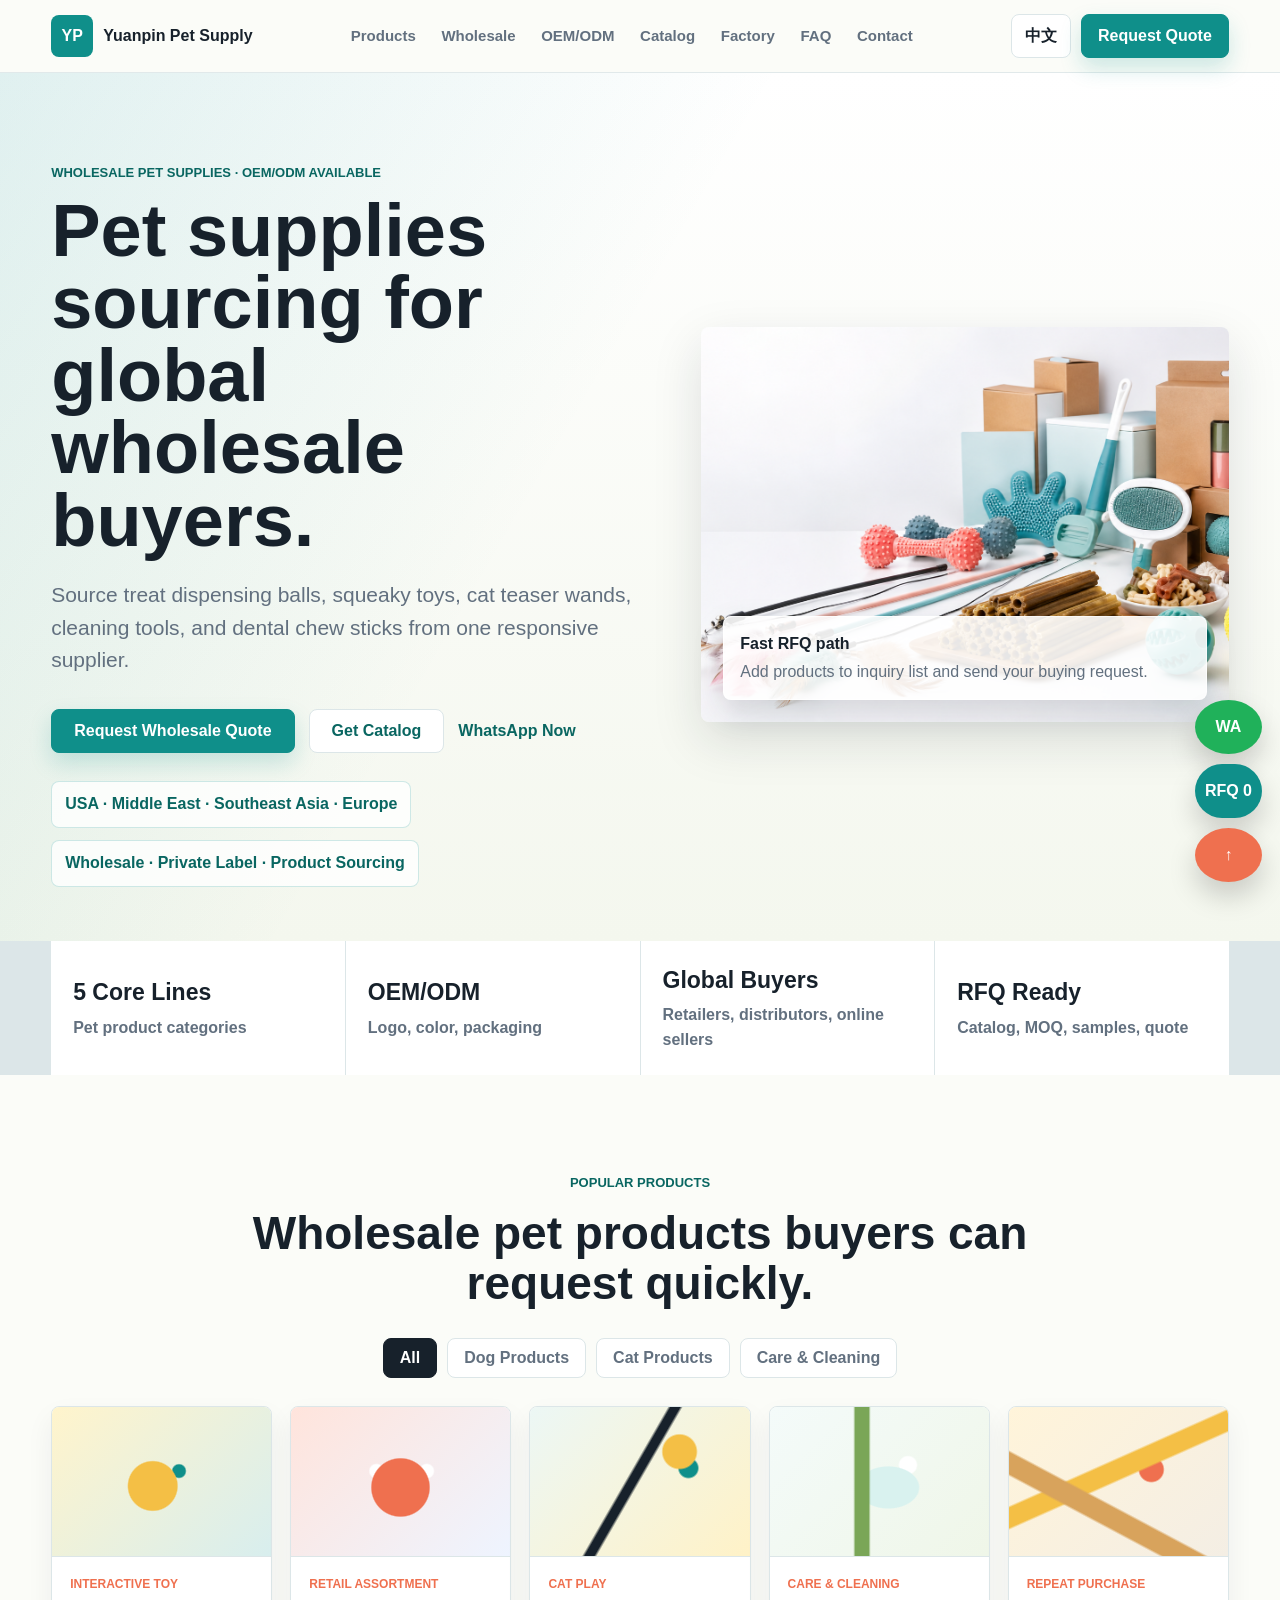
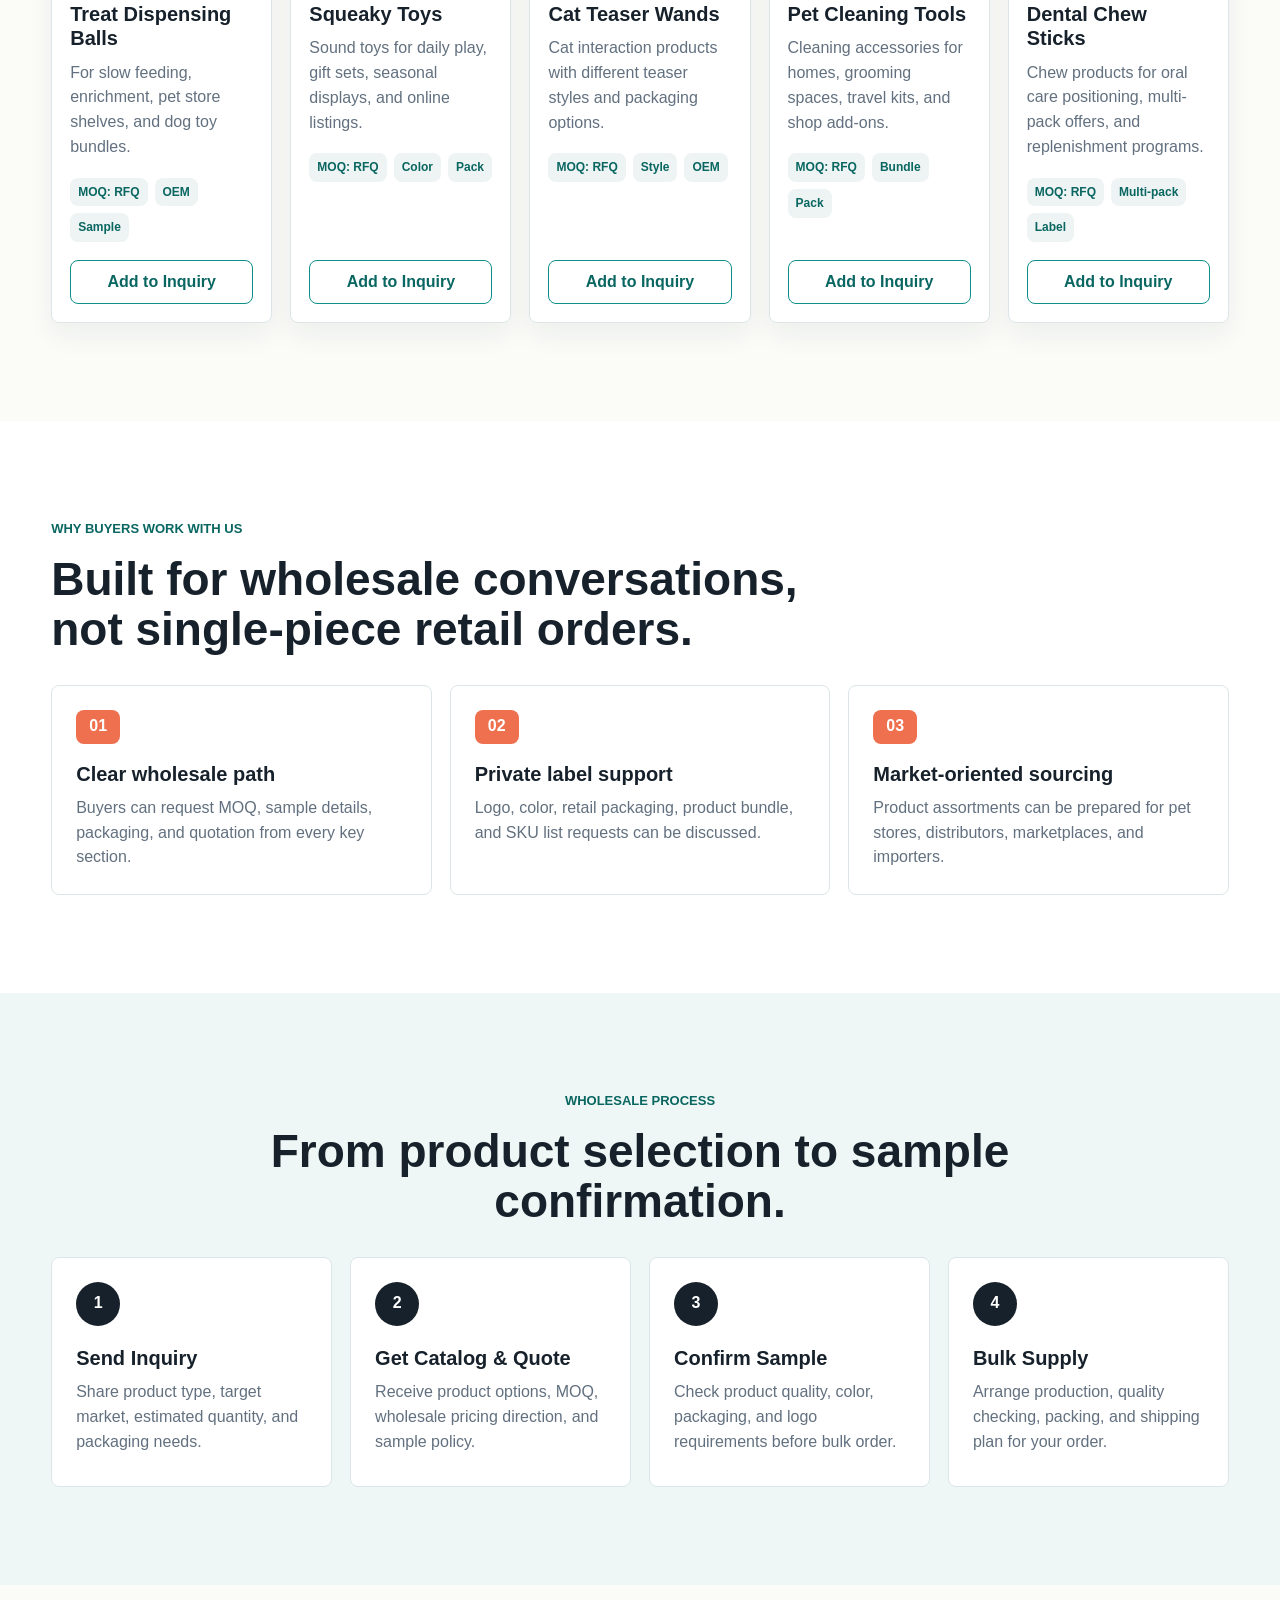
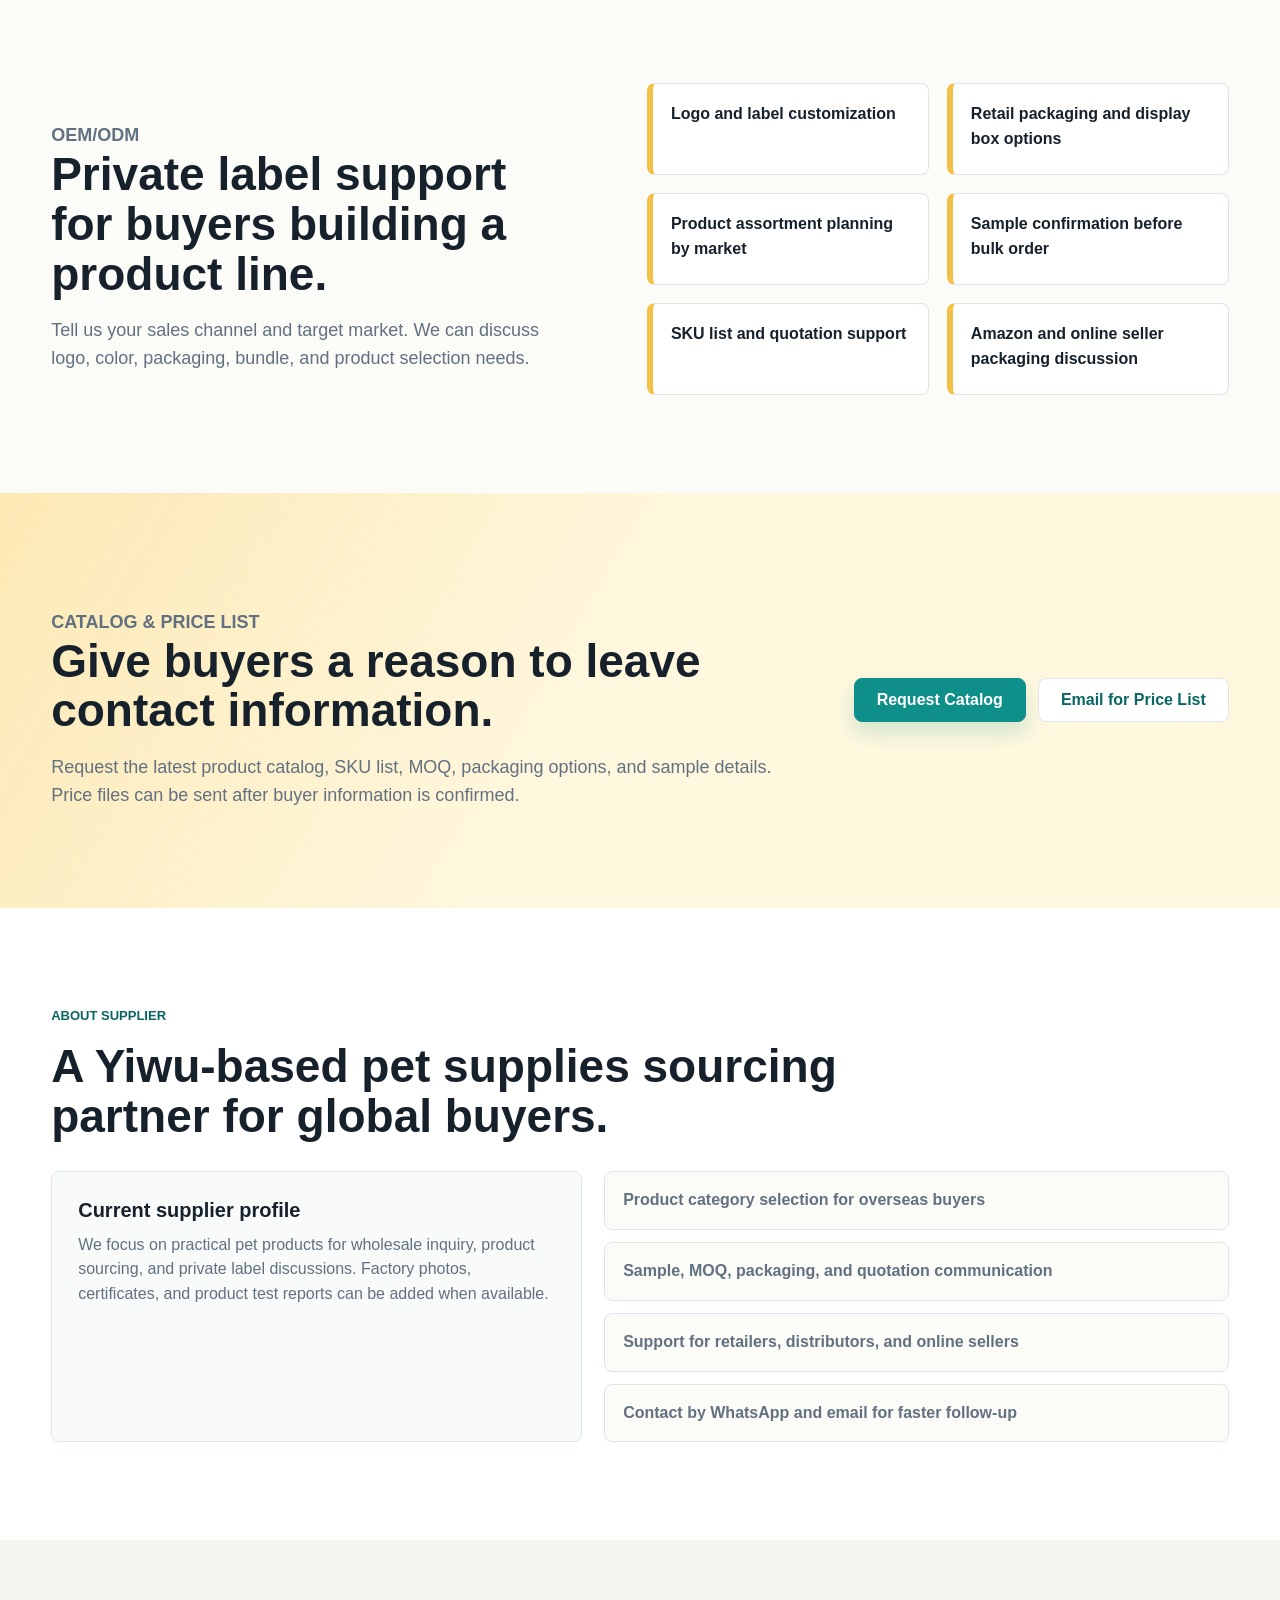
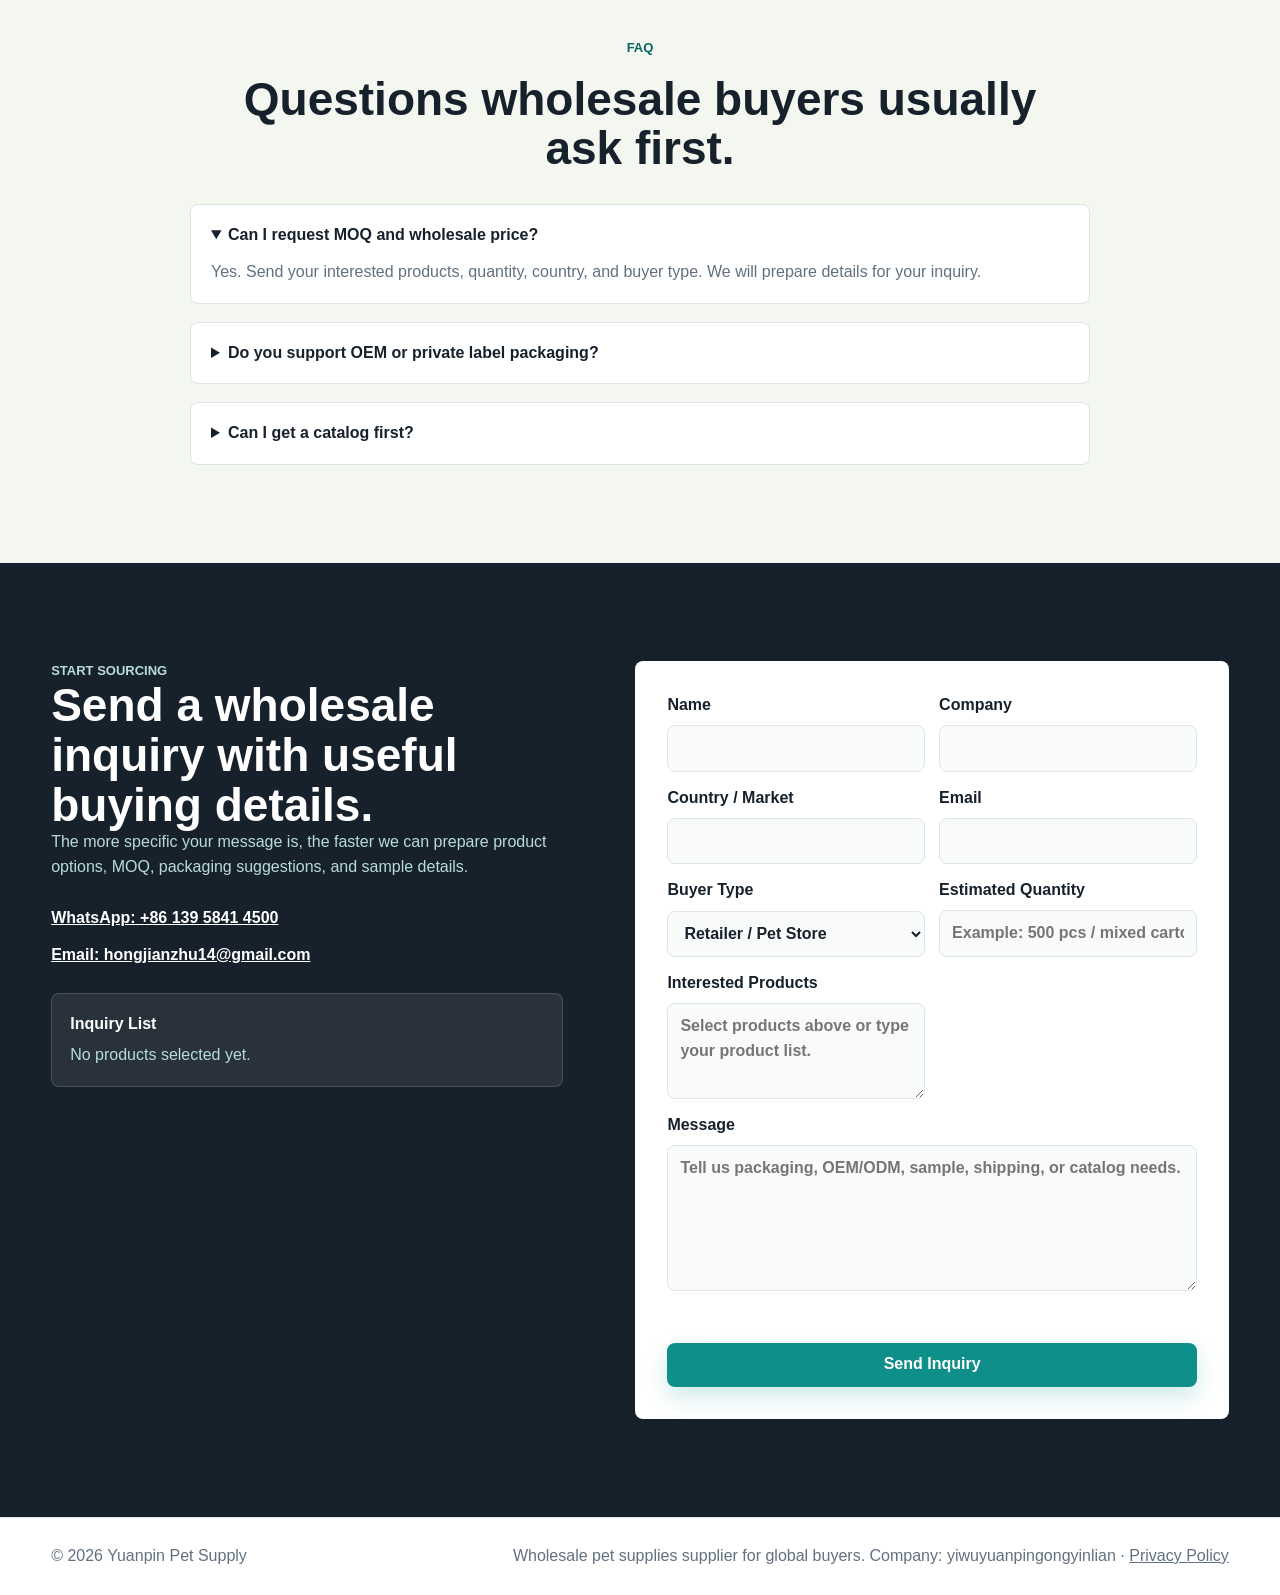
<file: index.html>
<!doctype html>
<html lang="en">
  <head>
    <meta charset="utf-8" />
    <meta name="viewport" content="width=device-width, initial-scale=1" />
    <title>Yuanpin Pet Supply | Wholesale Pet Supplies Supplier</title>
    <meta
      name="description"
      content="Wholesale pet supplies supplier for global buyers. Treat dispensing balls, squeaky toys, cat teaser wands, pet cleaning tools, dental chew sticks, OEM and ODM service."
    />
    <link rel="stylesheet" href="./styles.css" />
  </head>
  <body>
    <header class="site-header">
      <a class="brand" href="./index.html#top" aria-label="Yuanpin Pet Supply">
        <span class="brand-mark">YP</span>
        <span class="brand-text">Yuanpin Pet Supply</span>
      </a>

      <nav class="main-nav" aria-label="Main navigation">
        <a href="./products.html" data-i18n="navProducts">Products</a>
        <a href="./index.html#wholesale" data-i18n="navWholesale">Wholesale</a>
        <a href="./index.html#oem" data-i18n="navOem">OEM/ODM</a>
        <a href="./index.html#catalog" data-i18n="navCatalog">Catalog</a>
        <a href="./about.html" data-i18n="navFactory">Factory</a>
        <a href="./faq.html">FAQ</a>
        <a href="./contact.html" data-i18n="navContact">Contact</a>
      </nav>

      <div class="header-actions">
        <button class="icon-button" type="button" data-lang-toggle aria-label="Switch language">中文</button>
        <a class="quote-pill" href="./contact.html" data-i18n="headerQuote">Request Quote</a>
      </div>
    </header>

    <main id="top">
      <section class="hero-section">
        <div class="hero-copy">
          <p class="eyebrow" data-i18n="heroEyebrow">Wholesale Pet Supplies · OEM/ODM Available</p>
          <h1 data-i18n="heroTitle">Pet supplies sourcing for global wholesale buyers.</h1>
          <p class="hero-lede" data-i18n="heroLede">
            Source treat dispensing balls, squeaky toys, cat teaser wands, cleaning tools, and dental chew sticks from one responsive supplier.
          </p>
          <div class="hero-actions">
            <a class="primary-button" href="./contact.html" data-i18n="requestQuote">Request Wholesale Quote</a>
            <a class="secondary-button" href="#catalog" data-i18n="getCatalog">Get Catalog</a>
            <a class="text-button" href="https://wa.me/8613958414500" target="_blank" rel="noreferrer" data-i18n="whatsappNow">WhatsApp Now</a>
          </div>
          <div class="trust-row" aria-label="Supplier highlights">
            <span data-i18n="trustOne">USA · Middle East · Southeast Asia · Europe</span>
            <span data-i18n="trustTwo">Wholesale · Private Label · Product Sourcing</span>
          </div>
        </div>

        <div class="hero-panel">
          <img src="./assets/hero-pet-wholesale.png" alt="Wholesale pet supplies catalog display" />
          <div class="hero-note">
            <strong data-i18n="heroNoteTitle">Fast RFQ path</strong>
            <span data-i18n="heroNoteCopy">Add products to inquiry list and send your buying request.</span>
          </div>
        </div>
      </section>

      <section class="metric-strip" aria-label="Wholesale service summary">
        <div>
          <strong data-i18n="metricOneValue">5 Core Lines</strong>
          <span data-i18n="metricOneLabel">Pet product categories</span>
        </div>
        <div>
          <strong data-i18n="metricTwoValue">OEM/ODM</strong>
          <span data-i18n="metricTwoLabel">Logo, color, packaging</span>
        </div>
        <div>
          <strong data-i18n="metricThreeValue">Global Buyers</strong>
          <span data-i18n="metricThreeLabel">Retailers, distributors, online sellers</span>
        </div>
        <div>
          <strong data-i18n="metricFourValue">RFQ Ready</strong>
          <span data-i18n="metricFourLabel">Catalog, MOQ, samples, quote</span>
        </div>
      </section>

      <section class="section product-section" id="products">
        <div class="section-heading center">
          <p class="eyebrow" data-i18n="productsEyebrow">Popular Products</p>
          <h2 data-i18n="productsTitle">Wholesale pet products buyers can request quickly.</h2>
        </div>

        <div class="filter-bar" aria-label="Product filters">
          <button class="filter-button active" type="button" data-filter="all" data-i18n="filterAll">All</button>
          <button class="filter-button" type="button" data-filter="dog" data-i18n="filterDog">Dog Products</button>
          <button class="filter-button" type="button" data-filter="cat" data-i18n="filterCat">Cat Products</button>
          <button class="filter-button" type="button" data-filter="care" data-i18n="filterCare">Care & Cleaning</button>
        </div>

        <div class="product-grid">
          <article class="product-card" data-category="dog" data-product-card>
            <div class="product-visual ball-visual"></div>
            <div class="product-body">
              <p class="card-kicker" data-i18n="tagInteractive">Interactive Toy</p>
              <h3 data-i18n="productOneTitle">Treat Dispensing Balls</h3>
              <p data-i18n="productOneCopy">For slow feeding, enrichment, pet store shelves, and dog toy bundles.</p>
              <div class="tag-row">
                <span>MOQ: RFQ</span><span>OEM</span><span>Sample</span>
              </div>
              <button class="add-button" type="button" data-add-product="Treat Dispensing Balls" data-i18n="addInquiry">Add to Inquiry</button>
            </div>
          </article>

          <article class="product-card" data-category="dog" data-product-card>
            <div class="product-visual squeak-visual"></div>
            <div class="product-body">
              <p class="card-kicker" data-i18n="tagRetail">Retail Assortment</p>
              <h3 data-i18n="productTwoTitle">Squeaky Toys</h3>
              <p data-i18n="productTwoCopy">Sound toys for daily play, gift sets, seasonal displays, and online listings.</p>
              <div class="tag-row">
                <span>MOQ: RFQ</span><span>Color</span><span>Pack</span>
              </div>
              <button class="add-button" type="button" data-add-product="Squeaky Toys" data-i18n="addInquiry">Add to Inquiry</button>
            </div>
          </article>

          <article class="product-card" data-category="cat" data-product-card>
            <div class="product-visual wand-visual"></div>
            <div class="product-body">
              <p class="card-kicker" data-i18n="tagCat">Cat Play</p>
              <h3 data-i18n="productThreeTitle">Cat Teaser Wands</h3>
              <p data-i18n="productThreeCopy">Cat interaction products with different teaser styles and packaging options.</p>
              <div class="tag-row">
                <span>MOQ: RFQ</span><span>Style</span><span>OEM</span>
              </div>
              <button class="add-button" type="button" data-add-product="Cat Teaser Wands" data-i18n="addInquiry">Add to Inquiry</button>
            </div>
          </article>

          <article class="product-card" data-category="care" data-product-card>
            <div class="product-visual clean-visual"></div>
            <div class="product-body">
              <p class="card-kicker" data-i18n="tagCare">Care & Cleaning</p>
              <h3 data-i18n="productFourTitle">Pet Cleaning Tools</h3>
              <p data-i18n="productFourCopy">Cleaning accessories for homes, grooming spaces, travel kits, and shop add-ons.</p>
              <div class="tag-row">
                <span>MOQ: RFQ</span><span>Bundle</span><span>Pack</span>
              </div>
              <button class="add-button" type="button" data-add-product="Pet Cleaning Tools" data-i18n="addInquiry">Add to Inquiry</button>
            </div>
          </article>

          <article class="product-card" data-category="dog care" data-product-card>
            <div class="product-visual chew-visual"></div>
            <div class="product-body">
              <p class="card-kicker" data-i18n="tagRepeat">Repeat Purchase</p>
              <h3 data-i18n="productFiveTitle">Dental Chew Sticks</h3>
              <p data-i18n="productFiveCopy">Chew products for oral care positioning, multi-pack offers, and replenishment programs.</p>
              <div class="tag-row">
                <span>MOQ: RFQ</span><span>Multi-pack</span><span>Label</span>
              </div>
              <button class="add-button" type="button" data-add-product="Dental Chew Sticks" data-i18n="addInquiry">Add to Inquiry</button>
            </div>
          </article>
        </div>
      </section>

      <section class="section why-section">
        <div class="section-heading">
          <p class="eyebrow" data-i18n="whyEyebrow">Why Buyers Work With Us</p>
          <h2 data-i18n="whyTitle">Built for wholesale conversations, not single-piece retail orders.</h2>
        </div>
        <div class="why-grid">
          <article>
            <span class="number-badge">01</span>
            <h3 data-i18n="whyOneTitle">Clear wholesale path</h3>
            <p data-i18n="whyOneCopy">Buyers can request MOQ, sample details, packaging, and quotation from every key section.</p>
          </article>
          <article>
            <span class="number-badge">02</span>
            <h3 data-i18n="whyTwoTitle">Private label support</h3>
            <p data-i18n="whyTwoCopy">Logo, color, retail packaging, product bundle, and SKU list requests can be discussed.</p>
          </article>
          <article>
            <span class="number-badge">03</span>
            <h3 data-i18n="whyThreeTitle">Market-oriented sourcing</h3>
            <p data-i18n="whyThreeCopy">Product assortments can be prepared for pet stores, distributors, marketplaces, and importers.</p>
          </article>
        </div>
      </section>

      <section class="section wholesale-section" id="wholesale">
        <div class="section-heading center">
          <p class="eyebrow" data-i18n="wholesaleEyebrow">Wholesale Process</p>
          <h2 data-i18n="wholesaleTitle">From product selection to sample confirmation.</h2>
        </div>
        <div class="timeline">
          <article><span>1</span><h3 data-i18n="stepOneTitle">Send Inquiry</h3><p data-i18n="stepOneCopy">Share product type, target market, estimated quantity, and packaging needs.</p></article>
          <article><span>2</span><h3 data-i18n="stepTwoTitle">Get Catalog & Quote</h3><p data-i18n="stepTwoCopy">Receive product options, MOQ, wholesale pricing direction, and sample policy.</p></article>
          <article><span>3</span><h3 data-i18n="stepThreeTitle">Confirm Sample</h3><p data-i18n="stepThreeCopy">Check product quality, color, packaging, and logo requirements before bulk order.</p></article>
          <article><span>4</span><h3 data-i18n="stepFourTitle">Bulk Supply</h3><p data-i18n="stepFourCopy">Arrange production, quality checking, packing, and shipping plan for your order.</p></article>
        </div>
      </section>

      <section class="section oem-section" id="oem">
        <div class="oem-copy">
          <p class="eyebrow" data-i18n="oemEyebrow">OEM/ODM</p>
          <h2 data-i18n="oemTitle">Private label support for buyers building a product line.</h2>
          <p data-i18n="oemCopy">Tell us your sales channel and target market. We can discuss logo, color, packaging, bundle, and product selection needs.</p>
        </div>
        <div class="capability-grid">
          <div data-i18n="capOne">Logo and label customization</div>
          <div data-i18n="capTwo">Retail packaging and display box options</div>
          <div data-i18n="capThree">Product assortment planning by market</div>
          <div data-i18n="capFour">Sample confirmation before bulk order</div>
          <div data-i18n="capFive">SKU list and quotation support</div>
          <div data-i18n="capSix">Amazon and online seller packaging discussion</div>
        </div>
      </section>

      <section class="section catalog-section" id="catalog">
        <div class="catalog-copy">
          <p class="eyebrow" data-i18n="catalogEyebrow">Catalog & Price List</p>
          <h2 data-i18n="catalogTitle">Give buyers a reason to leave contact information.</h2>
          <p data-i18n="catalogCopy">Request the latest product catalog, SKU list, MOQ, packaging options, and sample details. Price files can be sent after buyer information is confirmed.</p>
        </div>
        <div class="catalog-actions">
          <a class="primary-button" href="#contact" data-i18n="catalogButton">Request Catalog</a>
          <a class="secondary-button" href="mailto:hongjianzhu14@gmail.com?subject=Catalog%20Request%20-%20Wholesale%20Pet%20Supplies" data-i18n="catalogEmail">Email for Price List</a>
        </div>
      </section>

      <section class="section factory-section" id="factory">
        <div class="section-heading">
          <p class="eyebrow" data-i18n="factoryEyebrow">About Supplier</p>
          <h2 data-i18n="factoryTitle">A Yiwu-based pet supplies sourcing partner for global buyers.</h2>
        </div>
        <div class="factory-layout">
          <div class="factory-card">
            <h3 data-i18n="factoryCardTitle">Current supplier profile</h3>
            <p data-i18n="factoryCardCopy">We focus on practical pet products for wholesale inquiry, product sourcing, and private label discussions. Factory photos, certificates, and product test reports can be added when available.</p>
          </div>
          <ul class="check-list">
            <li data-i18n="factoryOne">Product category selection for overseas buyers</li>
            <li data-i18n="factoryTwo">Sample, MOQ, packaging, and quotation communication</li>
            <li data-i18n="factoryThree">Support for retailers, distributors, and online sellers</li>
            <li data-i18n="factoryFour">Contact by WhatsApp and email for faster follow-up</li>
          </ul>
        </div>
      </section>

      <section class="section faq-section">
        <div class="section-heading center">
          <p class="eyebrow" data-i18n="faqEyebrow">FAQ</p>
          <h2 data-i18n="faqTitle">Questions wholesale buyers usually ask first.</h2>
        </div>
        <div class="faq-list">
          <details open>
            <summary data-i18n="faqOneQ">Can I request MOQ and wholesale price?</summary>
            <p data-i18n="faqOneA">Yes. Send your interested products, quantity, country, and buyer type. We will prepare details for your inquiry.</p>
          </details>
          <details>
            <summary data-i18n="faqTwoQ">Do you support OEM or private label packaging?</summary>
            <p data-i18n="faqTwoA">Logo, label, color, packaging, and bundle requests can be discussed according to product category and order plan.</p>
          </details>
          <details>
            <summary data-i18n="faqThreeQ">Can I get a catalog first?</summary>
            <p data-i18n="faqThreeA">Yes. Use the catalog request section or contact us by WhatsApp/email, and include your market and product interest.</p>
          </details>
        </div>
      </section>

      <section class="section contact-section" id="contact">
        <div class="contact-copy">
          <p class="eyebrow" data-i18n="contactEyebrow">Start Sourcing</p>
          <h2 data-i18n="contactTitle">Send a wholesale inquiry with useful buying details.</h2>
          <p data-i18n="contactCopy">The more specific your message is, the faster we can prepare product options, MOQ, packaging suggestions, and sample details.</p>
          <div class="contact-methods">
            <a href="https://wa.me/8613958414500" target="_blank" rel="noreferrer">WhatsApp: +86 139 5841 4500</a>
            <a href="mailto:hongjianzhu14@gmail.com">Email: hongjianzhu14@gmail.com</a>
          </div>
          <div class="inquiry-summary">
            <strong data-i18n="inquiryListTitle">Inquiry List</strong>
            <p data-selected-products data-i18n="inquiryEmpty">No products selected yet.</p>
          </div>
        </div>

        <form class="inquiry-form" data-rfq-form data-endpoint="REPLACE_WITH_BACKEND_ENDPOINT">
          <label><span data-i18n="formName">Name</span><input name="name" autocomplete="name" required /></label>
          <label><span data-i18n="formCompany">Company</span><input name="company" autocomplete="organization" /></label>
          <label><span data-i18n="formCountry">Country / Market</span><input name="country" autocomplete="country-name" required /></label>
          <label><span data-i18n="formEmail">Email</span><input type="email" name="email" autocomplete="email" required /></label>
          <label>
            <span data-i18n="formBuyer">Buyer Type</span>
            <select name="buyer_type">
              <option data-i18n="buyerTypeOne">Retailer / Pet Store</option>
              <option data-i18n="buyerTypeTwo">Distributor / Wholesaler</option>
              <option data-i18n="buyerTypeThree">Online Seller</option>
              <option data-i18n="buyerTypeFour">Brand Owner</option>
            </select>
          </label>
          <label><span data-i18n="formQuantity">Estimated Quantity</span><input name="quantity" data-i18n-placeholder="quantityPlaceholder" placeholder="Example: 500 pcs / mixed carton / trial order" /></label>
          <label><span data-i18n="formProducts">Interested Products</span><textarea name="products" rows="3" data-products-field data-i18n-placeholder="productsPlaceholder" placeholder="Select products above or type your product list."></textarea></label>
          <label><span data-i18n="formMessage">Message</span><textarea name="message" rows="5" data-i18n-placeholder="messagePlaceholder" placeholder="Tell us packaging, OEM/ODM, sample, shipping, or catalog needs."></textarea></label>
          <p class="form-status" data-form-status></p>
          <button class="primary-button form-button" type="submit" data-i18n="submitInquiry">Send Inquiry</button>
        </form>
      </section>
    </main>

    <footer class="site-footer">
      <p>© <span data-year></span> Yuanpin Pet Supply</p>
      <p><span data-i18n="footerText">Wholesale pet supplies supplier for global buyers.</span> Company: yiwuyuanpingongyinlian · <a href="./privacy.html">Privacy Policy</a></p>
    </footer>

    <div class="floating-tools" aria-label="Quick contact tools">
      <a href="https://wa.me/8613958414500" target="_blank" rel="noreferrer">WA</a>
      <a href="#contact" data-inquiry-count>RFQ 0</a>
      <a href="#top" aria-label="Back to top">↑</a>
    </div>

    <script src="./script.js"></script>
  </body>
</html>
</file>
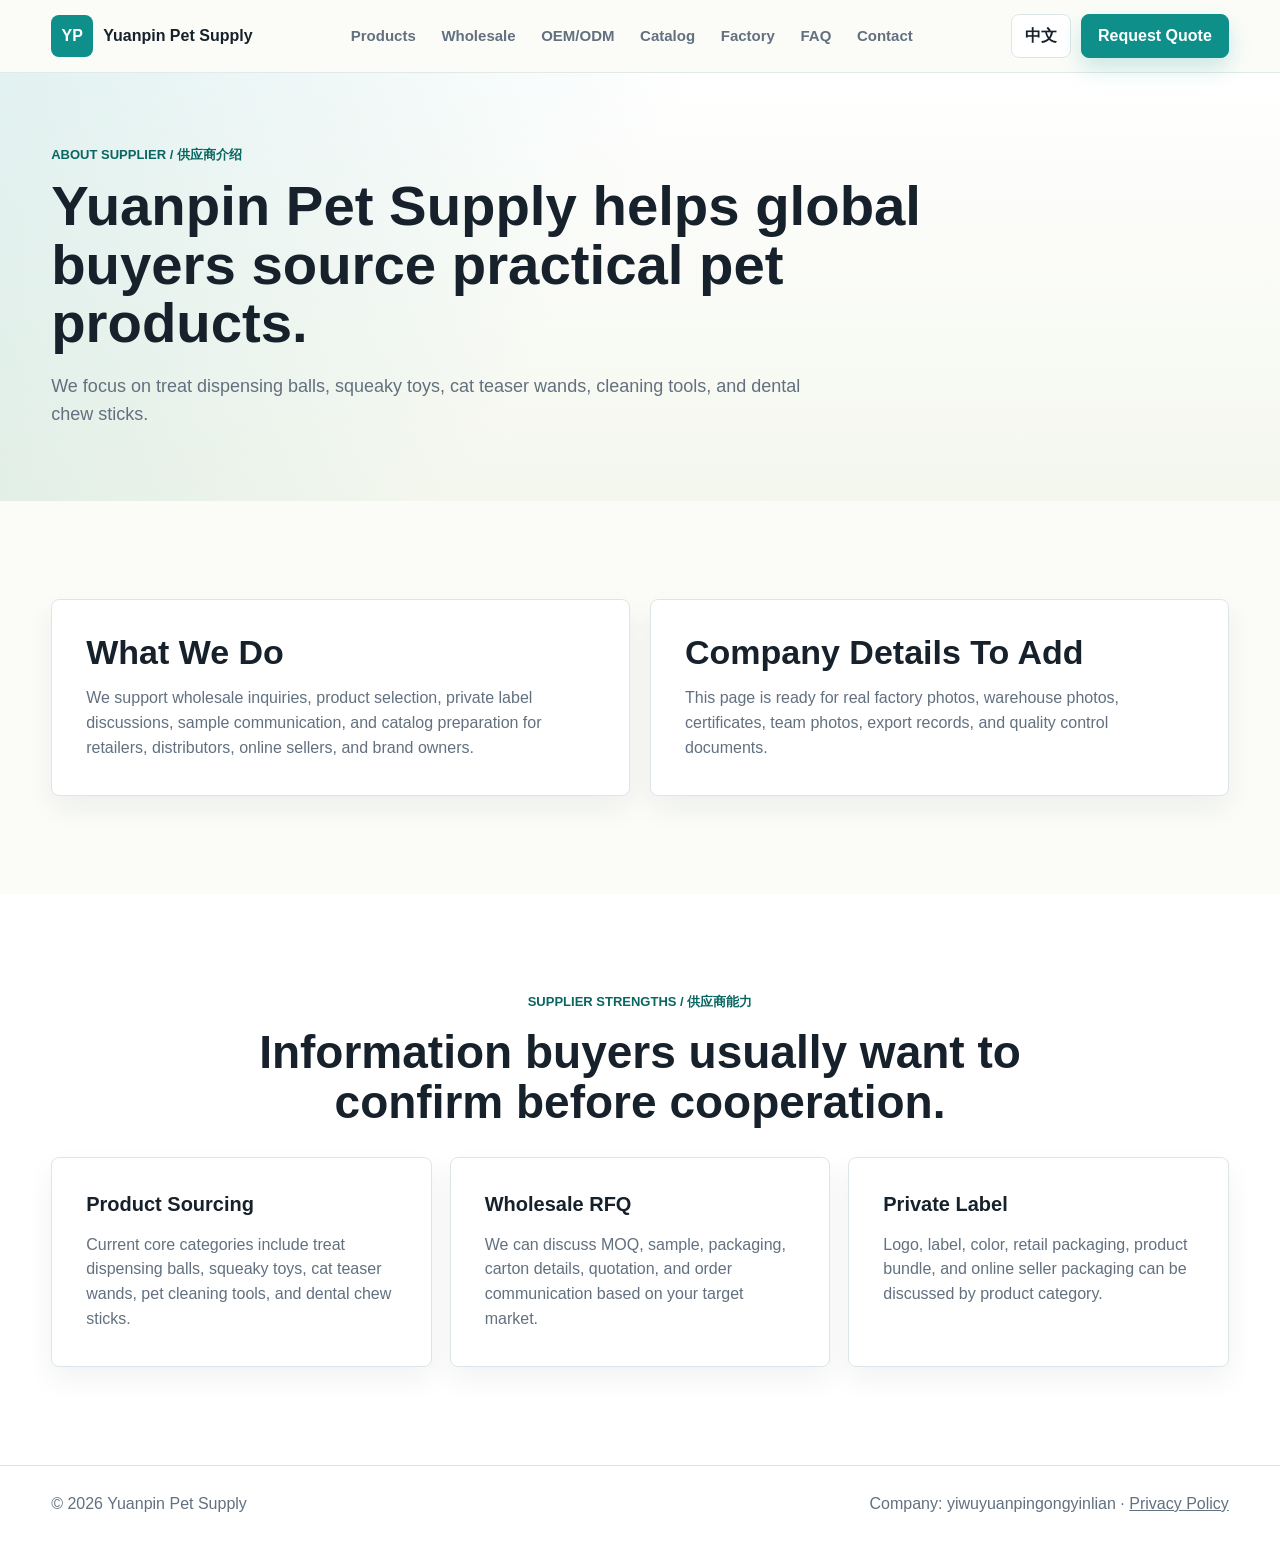
<file: about.html>
<!doctype html>
<html lang="en">
  <head>
    <meta charset="utf-8" />
    <meta name="viewport" content="width=device-width, initial-scale=1" />
    <title>About Yuanpin Pet Supply | Wholesale Pet Supplies Supplier</title>
    <meta name="description" content="About Yuanpin Pet Supply, a Yiwu-based pet supplies sourcing partner for wholesale buyers." />
    <link rel="stylesheet" href="./styles.css" />
  </head>
  <body>
    <header class="site-header">
      <a class="brand" href="./index.html"><span class="brand-mark">YP</span><span class="brand-text">Yuanpin Pet Supply</span></a>
      <nav class="main-nav" aria-label="Main navigation">
        <a href="./products.html">Products</a>
        <a href="./index.html#wholesale">Wholesale</a>
        <a href="./index.html#oem">OEM/ODM</a>
        <a href="./index.html#catalog">Catalog</a>
        <a href="./about.html">Factory</a>
        <a href="./faq.html">FAQ</a>
        <a href="./contact.html">Contact</a>
      </nav>
      <div class="header-actions"><button class="icon-button" type="button" data-lang-toggle aria-label="Switch language">中文</button><a class="quote-pill" href="./contact.html">Request Quote</a></div>
    </header>
    <main>
      <section class="page-hero">
        <p class="eyebrow">About Supplier / 供应商介绍</p>
        <h1><span class="lang-en">Yuanpin Pet Supply helps global buyers source practical pet products.</span><span class="lang-zh">Yuanpin Pet Supply 帮助全球买家采购实用型宠物用品。</span></h1>
        <p><span class="lang-en">We focus on treat dispensing balls, squeaky toys, cat teaser wands, cleaning tools, and dental chew sticks.</span><span class="lang-zh">我们当前主营漏食球、发声玩具、逗猫棒、清洁工具和磨牙棒。</span></p>
      </section>
      <section class="section two-column-page">
        <article class="content-card">
          <h2><span class="lang-en">What We Do</span><span class="lang-zh">我们能做什么</span></h2>
          <p><span class="lang-en">We support wholesale inquiries, product selection, private label discussions, sample communication, and catalog preparation for retailers, distributors, online sellers, and brand owners.</span><span class="lang-zh">我们可以协助买家沟通批发询盘、产品选品、贴牌包装、样品确认和目录报价等需求。</span></p>
        </article>
        <article class="content-card">
          <h2><span class="lang-en">Company Details To Add</span><span class="lang-zh">后续需要补充的公司资料</span></h2>
          <p><span class="lang-en">This page is ready for real factory photos, warehouse photos, certificates, team photos, export records, and quality control documents.</span><span class="lang-zh">后续需要补充真实工厂/仓库照片、证书、团队照、出口记录和质检资料。没有资料前不建议编造。</span></p>
        </article>
      </section>
      <section class="section info-band">
        <div class="section-heading center">
          <p class="eyebrow">Supplier Strengths / 供应商能力</p>
          <h2><span class="lang-en">Information buyers usually want to confirm before cooperation.</span><span class="lang-zh">买家合作前通常会确认的信息。</span></h2>
        </div>
        <div class="mini-grid">
          <article class="content-card"><h3>Product Sourcing</h3><p>Current core categories include treat dispensing balls, squeaky toys, cat teaser wands, pet cleaning tools, and dental chew sticks.</p></article>
          <article class="content-card"><h3>Wholesale RFQ</h3><p>We can discuss MOQ, sample, packaging, carton details, quotation, and order communication based on your target market.</p></article>
          <article class="content-card"><h3>Private Label</h3><p>Logo, label, color, retail packaging, product bundle, and online seller packaging can be discussed by product category.</p></article>
        </div>
      </section>
    </main>
    <footer class="site-footer"><p>© <span data-year></span> Yuanpin Pet Supply</p><p>Company: yiwuyuanpingongyinlian · <a href="./privacy.html">Privacy Policy</a></p></footer>
    <script src="./script.js"></script>
  </body>
</html>
</file>
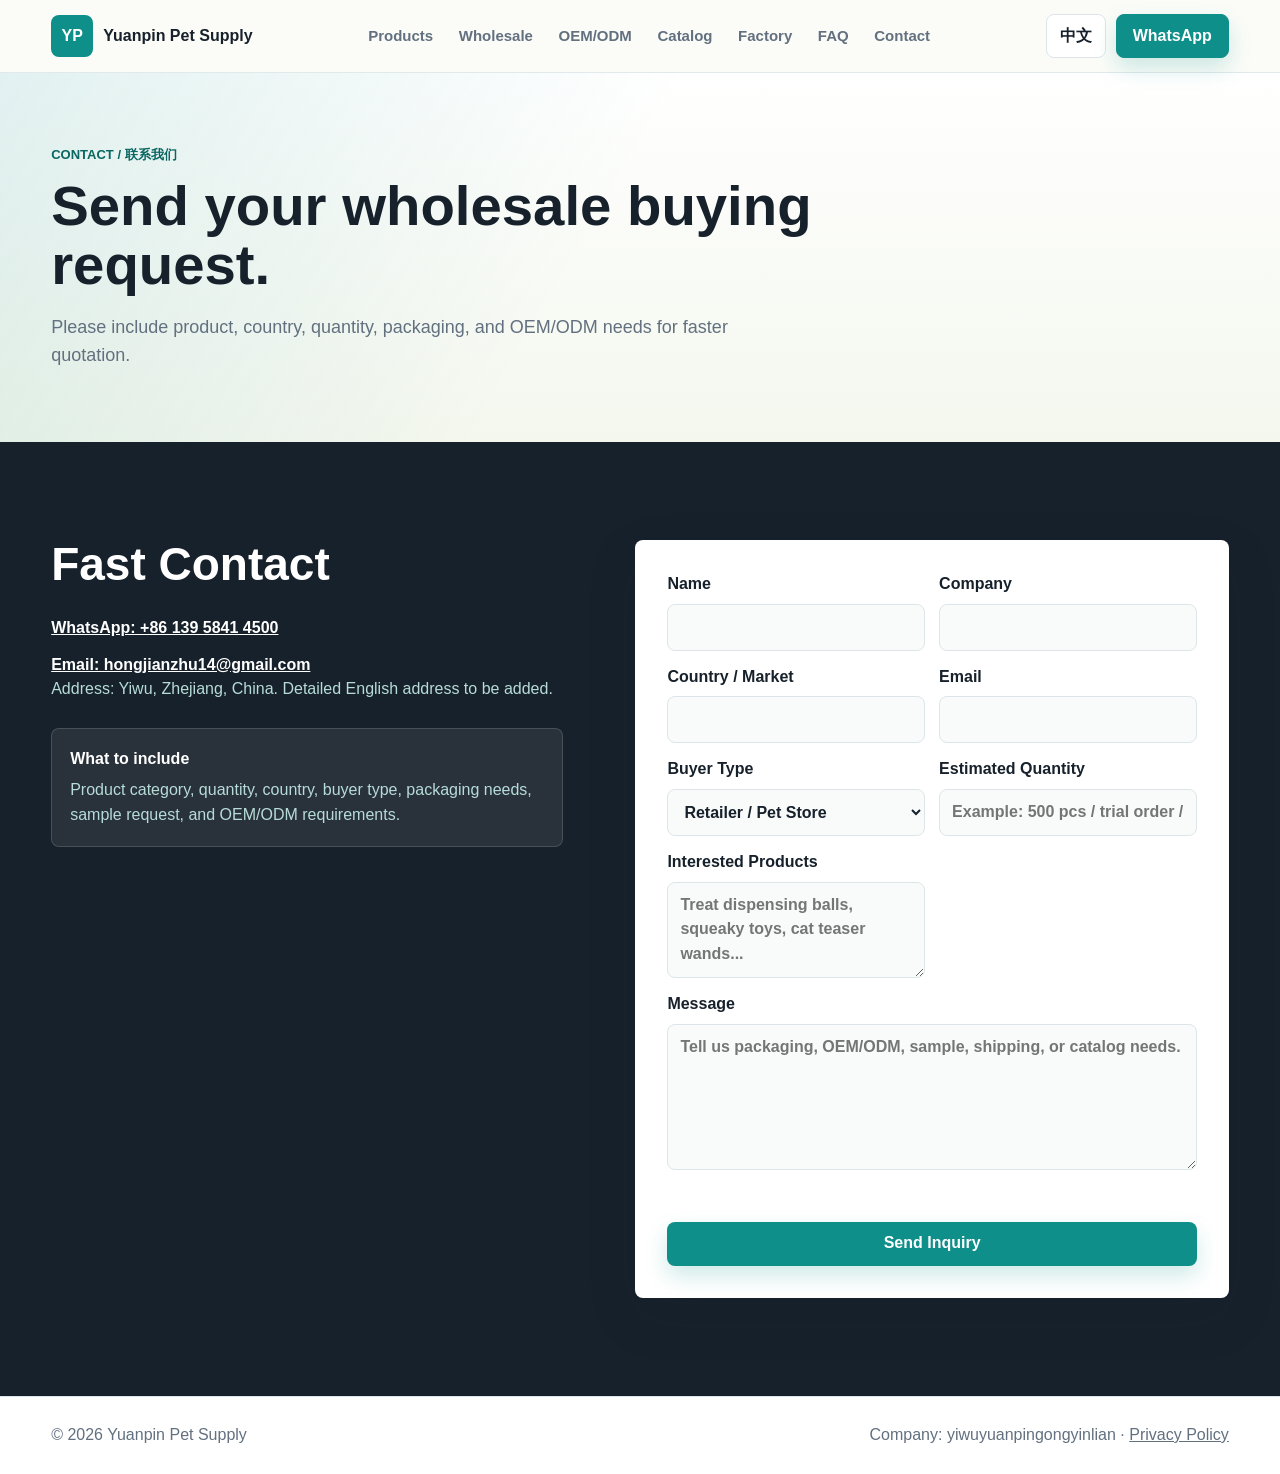
<file: contact.html>
<!doctype html>
<html lang="en">
  <head>
    <meta charset="utf-8" />
    <meta name="viewport" content="width=device-width, initial-scale=1" />
    <title>Contact Yuanpin Pet Supply | Request Wholesale Quote</title>
    <meta name="description" content="Contact Yuanpin Pet Supply by WhatsApp or email to request wholesale pet supplies catalog, MOQ, samples, and quotation." />
    <link rel="stylesheet" href="./styles.css" />
  </head>
  <body>
    <header class="site-header">
      <a class="brand" href="./index.html"><span class="brand-mark">YP</span><span class="brand-text">Yuanpin Pet Supply</span></a>
      <nav class="main-nav" aria-label="Main navigation">
        <a href="./products.html">Products</a><a href="./index.html#wholesale">Wholesale</a><a href="./index.html#oem">OEM/ODM</a><a href="./index.html#catalog">Catalog</a><a href="./about.html">Factory</a><a href="./faq.html">FAQ</a><a href="./contact.html">Contact</a>
      </nav>
      <div class="header-actions"><button class="icon-button" type="button" data-lang-toggle aria-label="Switch language">中文</button><a class="quote-pill" href="https://wa.me/8613958414500" target="_blank" rel="noreferrer">WhatsApp</a></div>
    </header>
    <main>
      <section class="page-hero"><p class="eyebrow">Contact / 联系我们</p><h1><span class="lang-en">Send your wholesale buying request.</span><span class="lang-zh">发送你的批发采购需求。</span></h1><p><span class="lang-en">Please include product, country, quantity, packaging, and OEM/ODM needs for faster quotation.</span><span class="lang-zh">请尽量说明产品、国家、数量、包装和是否需要 OEM/ODM，这样更容易快速报价。</span></p></section>
      <section class="section contact-section">
        <div class="contact-copy">
          <h2><span class="lang-en">Fast Contact</span><span class="lang-zh">快速联系</span></h2>
          <div class="contact-methods">
            <a href="https://wa.me/8613958414500" target="_blank" rel="noreferrer">WhatsApp: +86 139 5841 4500</a>
            <a href="mailto:hongjianzhu14@gmail.com">Email: hongjianzhu14@gmail.com</a>
          </div>
          <p class="address-placeholder">Address: Yiwu, Zhejiang, China. Detailed English address to be added.</p>
          <div class="inquiry-summary">
            <strong><span class="lang-en">What to include</span><span class="lang-zh">询盘建议包含</span></strong>
            <p><span class="lang-en">Product category, quantity, country, buyer type, packaging needs, sample request, and OEM/ODM requirements.</span><span class="lang-zh">产品品类、数量、国家、买家类型、包装需求、样品需求和 OEM/ODM 要求。</span></p>
          </div>
        </div>
        <form class="inquiry-form" data-rfq-form data-endpoint="REPLACE_WITH_BACKEND_ENDPOINT">
          <label><span>Name</span><input name="name" autocomplete="name" required /></label>
          <label><span>Company</span><input name="company" autocomplete="organization" /></label>
          <label><span>Country / Market</span><input name="country" autocomplete="country-name" required /></label>
          <label><span>Email</span><input type="email" name="email" autocomplete="email" required /></label>
          <label><span>Buyer Type</span><select name="buyer_type"><option>Retailer / Pet Store</option><option>Distributor / Wholesaler</option><option>Online Seller</option><option>Brand Owner</option></select></label>
          <label><span>Estimated Quantity</span><input name="quantity" placeholder="Example: 500 pcs / trial order / mixed carton" /></label>
          <label><span>Interested Products</span><textarea name="products" rows="3" placeholder="Treat dispensing balls, squeaky toys, cat teaser wands..."></textarea></label>
          <label><span>Message</span><textarea name="message" rows="5" placeholder="Tell us packaging, OEM/ODM, sample, shipping, or catalog needs."></textarea></label>
          <p class="form-status" data-form-status></p>
          <button class="primary-button form-button" type="submit">Send Inquiry</button>
        </form>
      </section>
    </main>
    <footer class="site-footer"><p>© <span data-year></span> Yuanpin Pet Supply</p><p>Company: yiwuyuanpingongyinlian · <a href="./privacy.html">Privacy Policy</a></p></footer>
    <script src="./script.js"></script>
  </body>
</html>
</file>
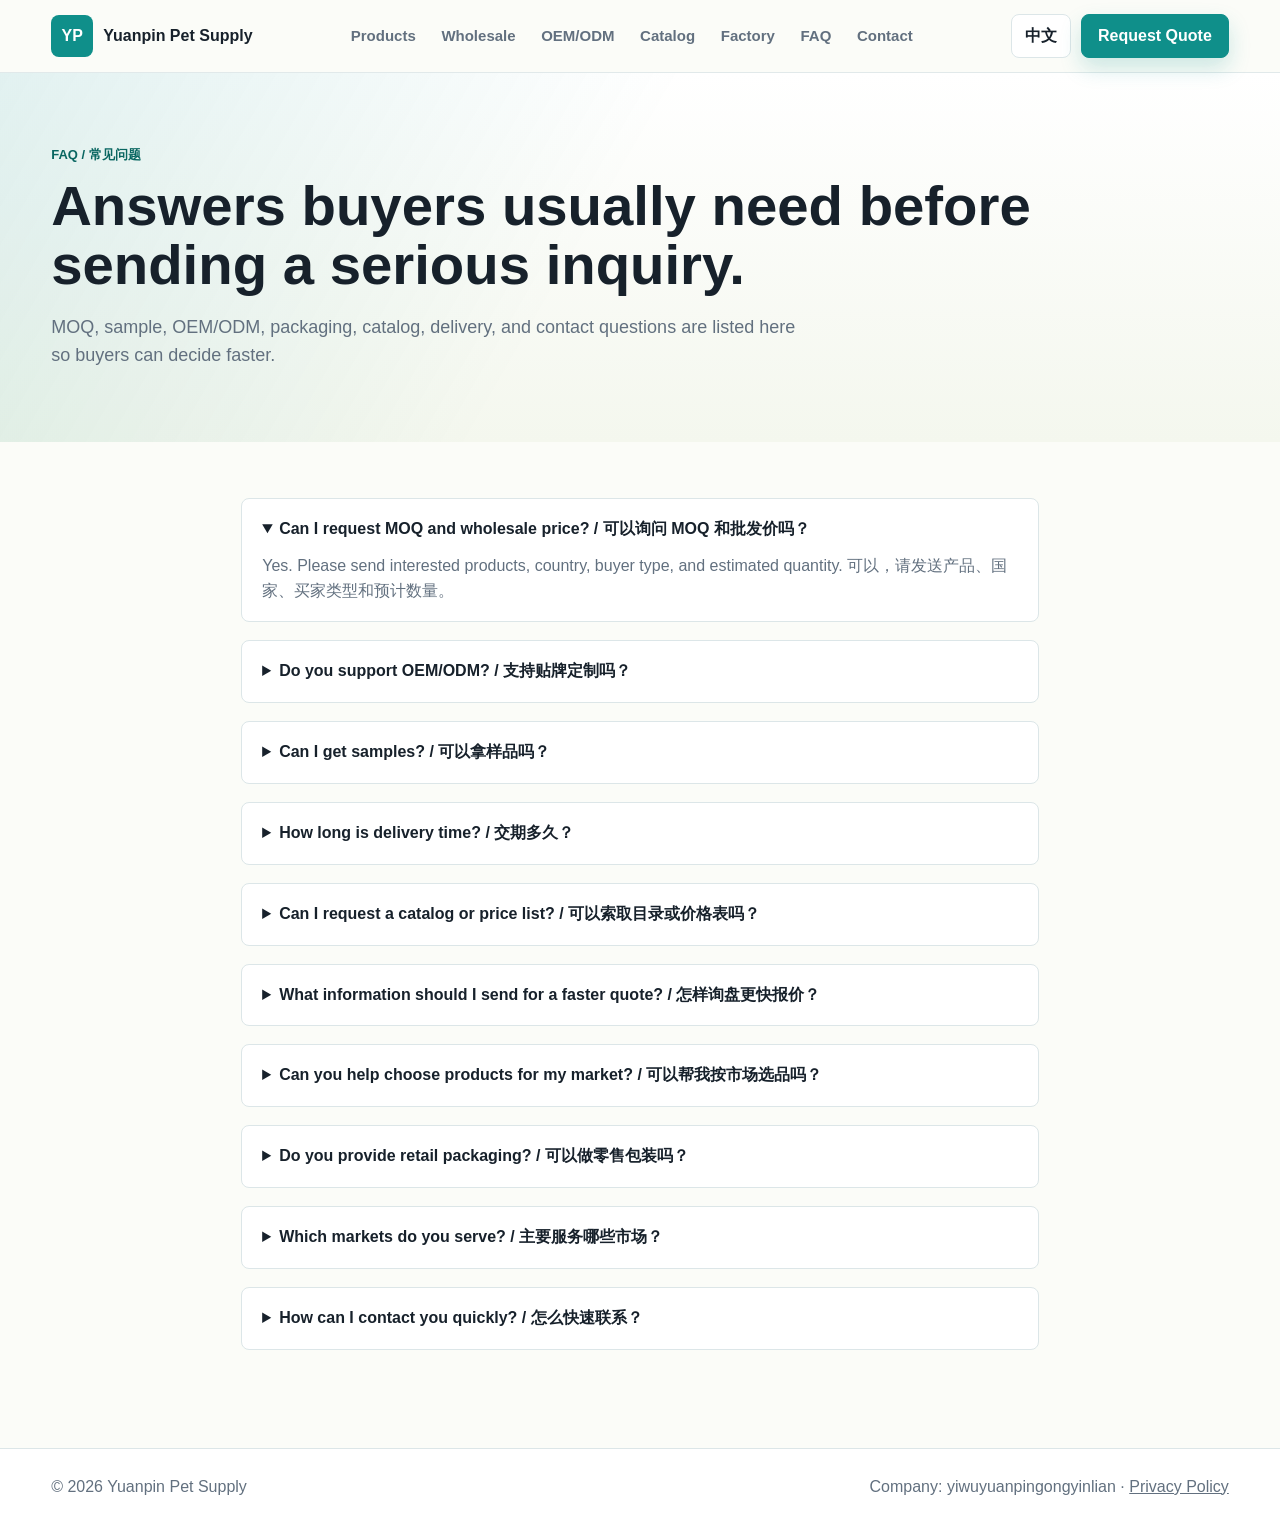
<file: faq.html>
<!doctype html>
<html lang="en">
  <head>
    <meta charset="utf-8" />
    <meta name="viewport" content="width=device-width, initial-scale=1" />
    <title>FAQ | Yuanpin Pet Supply</title>
    <meta name="description" content="Wholesale pet supplies FAQ: MOQ, samples, OEM, catalog, delivery, and quotation." />
    <link rel="stylesheet" href="./styles.css" />
  </head>
  <body>
    <header class="site-header">
      <a class="brand" href="./index.html"><span class="brand-mark">YP</span><span class="brand-text">Yuanpin Pet Supply</span></a>
      <nav class="main-nav" aria-label="Main navigation">
        <a href="./products.html">Products</a><a href="./index.html#wholesale">Wholesale</a><a href="./index.html#oem">OEM/ODM</a><a href="./index.html#catalog">Catalog</a><a href="./about.html">Factory</a><a href="./faq.html">FAQ</a><a href="./contact.html">Contact</a>
      </nav>
      <div class="header-actions"><button class="icon-button" type="button" data-lang-toggle aria-label="Switch language">中文</button><a class="quote-pill" href="./contact.html">Request Quote</a></div>
    </header>
    <main>
      <section class="page-hero"><p class="eyebrow">FAQ / 常见问题</p><h1><span class="lang-en">Answers buyers usually need before sending a serious inquiry.</span><span class="lang-zh">批发买家正式询盘前常见的问题。</span></h1><p><span class="lang-en">MOQ, sample, OEM/ODM, packaging, catalog, delivery, and contact questions are listed here so buyers can decide faster.</span><span class="lang-zh">这里列出 MOQ、样品、OEM/ODM、包装、目录、交期和联系相关问题，方便买家更快判断。</span></p></section>
      <section class="section faq-list">
        <details open><summary>Can I request MOQ and wholesale price? / 可以询问 MOQ 和批发价吗？</summary><p>Yes. Please send interested products, country, buyer type, and estimated quantity. 可以，请发送产品、国家、买家类型和预计数量。</p></details>
        <details><summary>Do you support OEM/ODM? / 支持贴牌定制吗？</summary><p>Logo, label, color, packaging, display box, and bundle requests can be discussed by product category. 可按品类沟通 Logo、标签、颜色、包装、展示盒和套装需求。</p></details>
        <details><summary>Can I get samples? / 可以拿样品吗？</summary><p>Sample availability, cost, and lead time should be confirmed after the product and quantity are clear. 样品是否可做、费用和时间需要按具体产品确认。</p></details>
        <details><summary>How long is delivery time? / 交期多久？</summary><p>Delivery time depends on product category, quantity, packaging, and customization. 交期取决于品类、数量、包装和是否定制。</p></details>
        <details><summary>Can I request a catalog or price list? / 可以索取目录或价格表吗？</summary><p>Yes. Serious buyers can request product catalog, SKU list, MOQ, packaging details, and quotation files. 可以，真实批发买家可索取目录、SKU 清单、MOQ、包装和报价资料。</p></details>
        <details><summary>What information should I send for a faster quote? / 怎样询盘更快报价？</summary><p>Please include product category, target market, quantity, packaging needs, logo needs, and delivery country. 请说明产品品类、目标市场、数量、包装、Logo 需求和收货国家。</p></details>
        <details><summary>Can you help choose products for my market? / 可以帮我按市场选品吗？</summary><p>Yes. We can discuss product assortments for pet stores, distributors, Amazon sellers, and online shops. 可以，可按宠物店、分销商、亚马逊卖家和线上店铺的需求沟通产品组合。</p></details>
        <details><summary>Do you provide retail packaging? / 可以做零售包装吗？</summary><p>Retail card, box, bag, label, sticker, and bundle packaging can be discussed after product details are confirmed. 产品确认后可沟通卡纸、彩盒、袋装、标签、贴纸和套装包装。</p></details>
        <details><summary>Which markets do you serve? / 主要服务哪些市场？</summary><p>Target markets include the USA, Middle East, Southeast Asia, Europe, and other wholesale buyer markets. 目标市场包括美国、中东、东南亚、欧洲及其他海外批发市场。</p></details>
        <details><summary>How can I contact you quickly? / 怎么快速联系？</summary><p>WhatsApp is recommended for fast communication: +86 139 5841 4500. You can also email hongjianzhu14@gmail.com. 建议 WhatsApp 快速沟通，也可以发邮件。</p></details>
      </section>
    </main>
    <footer class="site-footer"><p>© <span data-year></span> Yuanpin Pet Supply</p><p>Company: yiwuyuanpingongyinlian · <a href="./privacy.html">Privacy Policy</a></p></footer>
    <script src="./script.js"></script>
  </body>
</html>
</file>
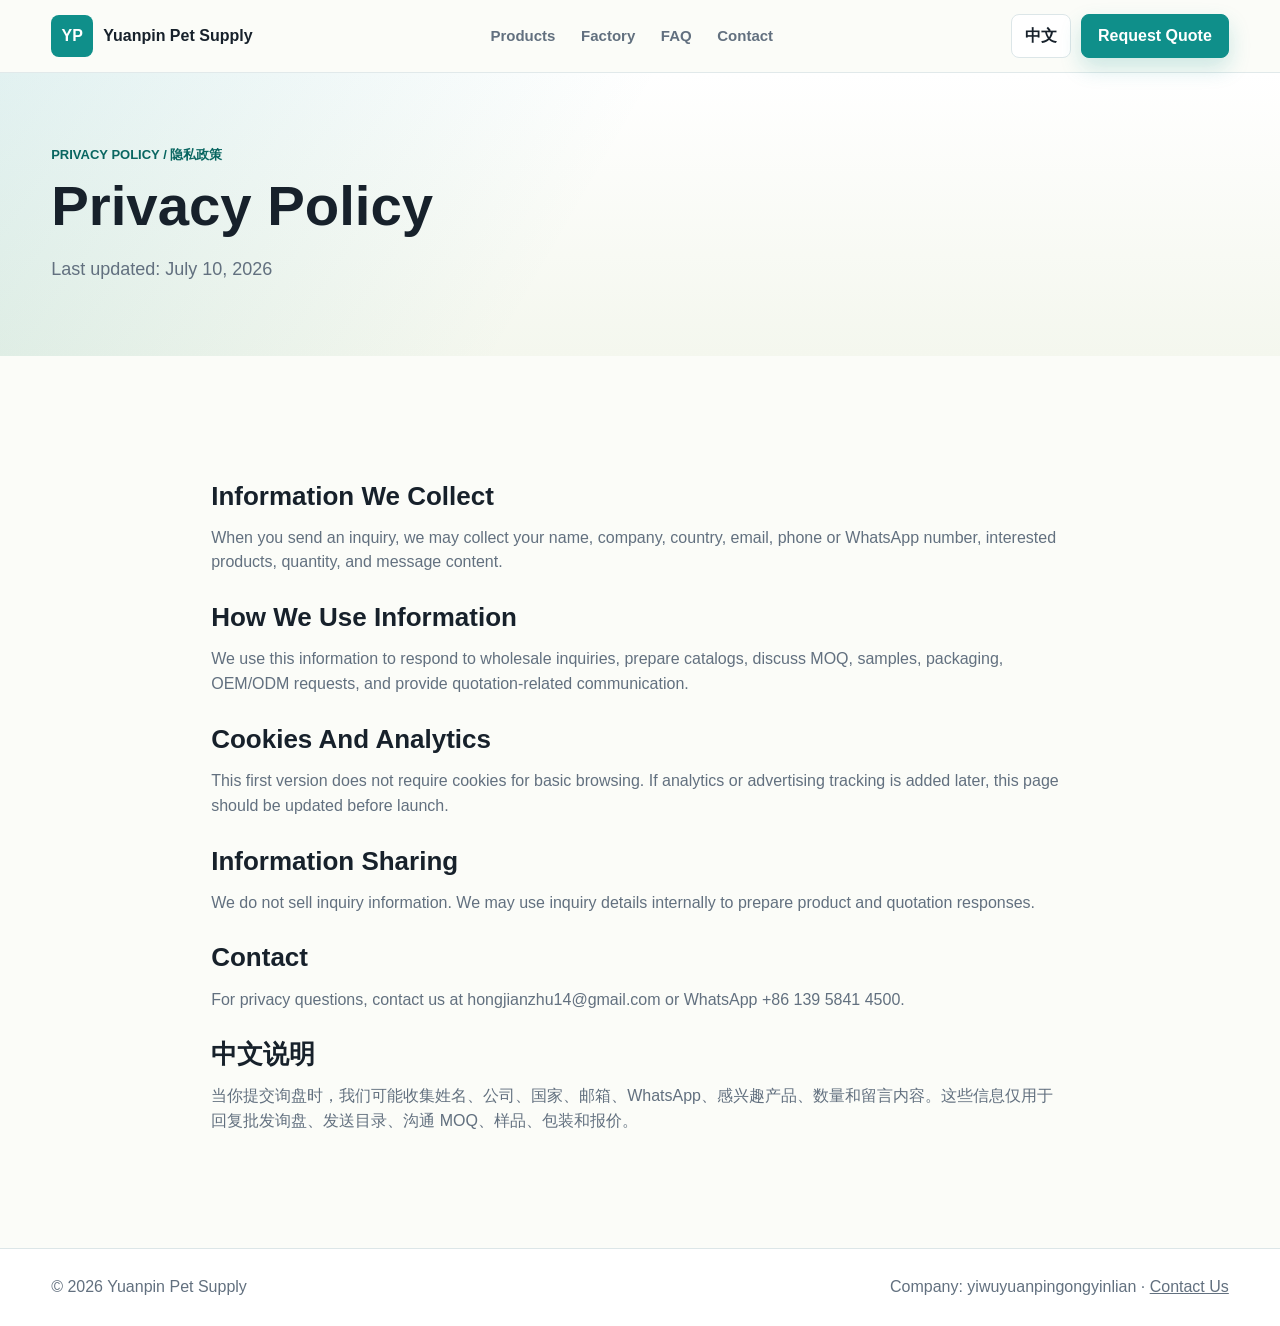
<file: privacy.html>
<!doctype html>
<html lang="en">
  <head>
    <meta charset="utf-8" />
    <meta name="viewport" content="width=device-width, initial-scale=1" />
    <title>Privacy Policy | Yuanpin Pet Supply</title>
    <meta name="description" content="Privacy policy for Yuanpin Pet Supply wholesale pet supplies website." />
    <link rel="stylesheet" href="./styles.css" />
  </head>
  <body>
    <header class="site-header">
      <a class="brand" href="./index.html"><span class="brand-mark">YP</span><span class="brand-text">Yuanpin Pet Supply</span></a>
      <nav class="main-nav" aria-label="Main navigation">
        <a href="./products.html">Products</a><a href="./about.html">Factory</a><a href="./faq.html">FAQ</a><a href="./contact.html">Contact</a>
      </nav>
      <div class="header-actions"><button class="icon-button" type="button" data-lang-toggle aria-label="Switch language">中文</button><a class="quote-pill" href="./contact.html">Request Quote</a></div>
    </header>
    <main>
      <section class="page-hero"><p class="eyebrow">Privacy Policy / 隐私政策</p><h1><span class="lang-en">Privacy Policy</span><span class="lang-zh">隐私政策</span></h1><p><span class="lang-en">Last updated: July 10, 2026</span><span class="lang-zh">最后更新：2026 年 7 月 10 日</span></p></section>
      <section class="section legal-content">
        <h2>Information We Collect</h2>
        <p>When you send an inquiry, we may collect your name, company, country, email, phone or WhatsApp number, interested products, quantity, and message content.</p>
        <h2>How We Use Information</h2>
        <p>We use this information to respond to wholesale inquiries, prepare catalogs, discuss MOQ, samples, packaging, OEM/ODM requests, and provide quotation-related communication.</p>
        <h2>Cookies And Analytics</h2>
        <p>This first version does not require cookies for basic browsing. If analytics or advertising tracking is added later, this page should be updated before launch.</p>
        <h2>Information Sharing</h2>
        <p>We do not sell inquiry information. We may use inquiry details internally to prepare product and quotation responses.</p>
        <h2>Contact</h2>
        <p>For privacy questions, contact us at hongjianzhu14@gmail.com or WhatsApp +86 139 5841 4500.</p>
        <h2>中文说明</h2>
        <p>当你提交询盘时，我们可能收集姓名、公司、国家、邮箱、WhatsApp、感兴趣产品、数量和留言内容。这些信息仅用于回复批发询盘、发送目录、沟通 MOQ、样品、包装和报价。</p>
      </section>
    </main>
    <footer class="site-footer"><p>© <span data-year></span> Yuanpin Pet Supply</p><p>Company: yiwuyuanpingongyinlian · <a href="./contact.html">Contact Us</a></p></footer>
    <script src="./script.js"></script>
  </body>
</html>
</file>
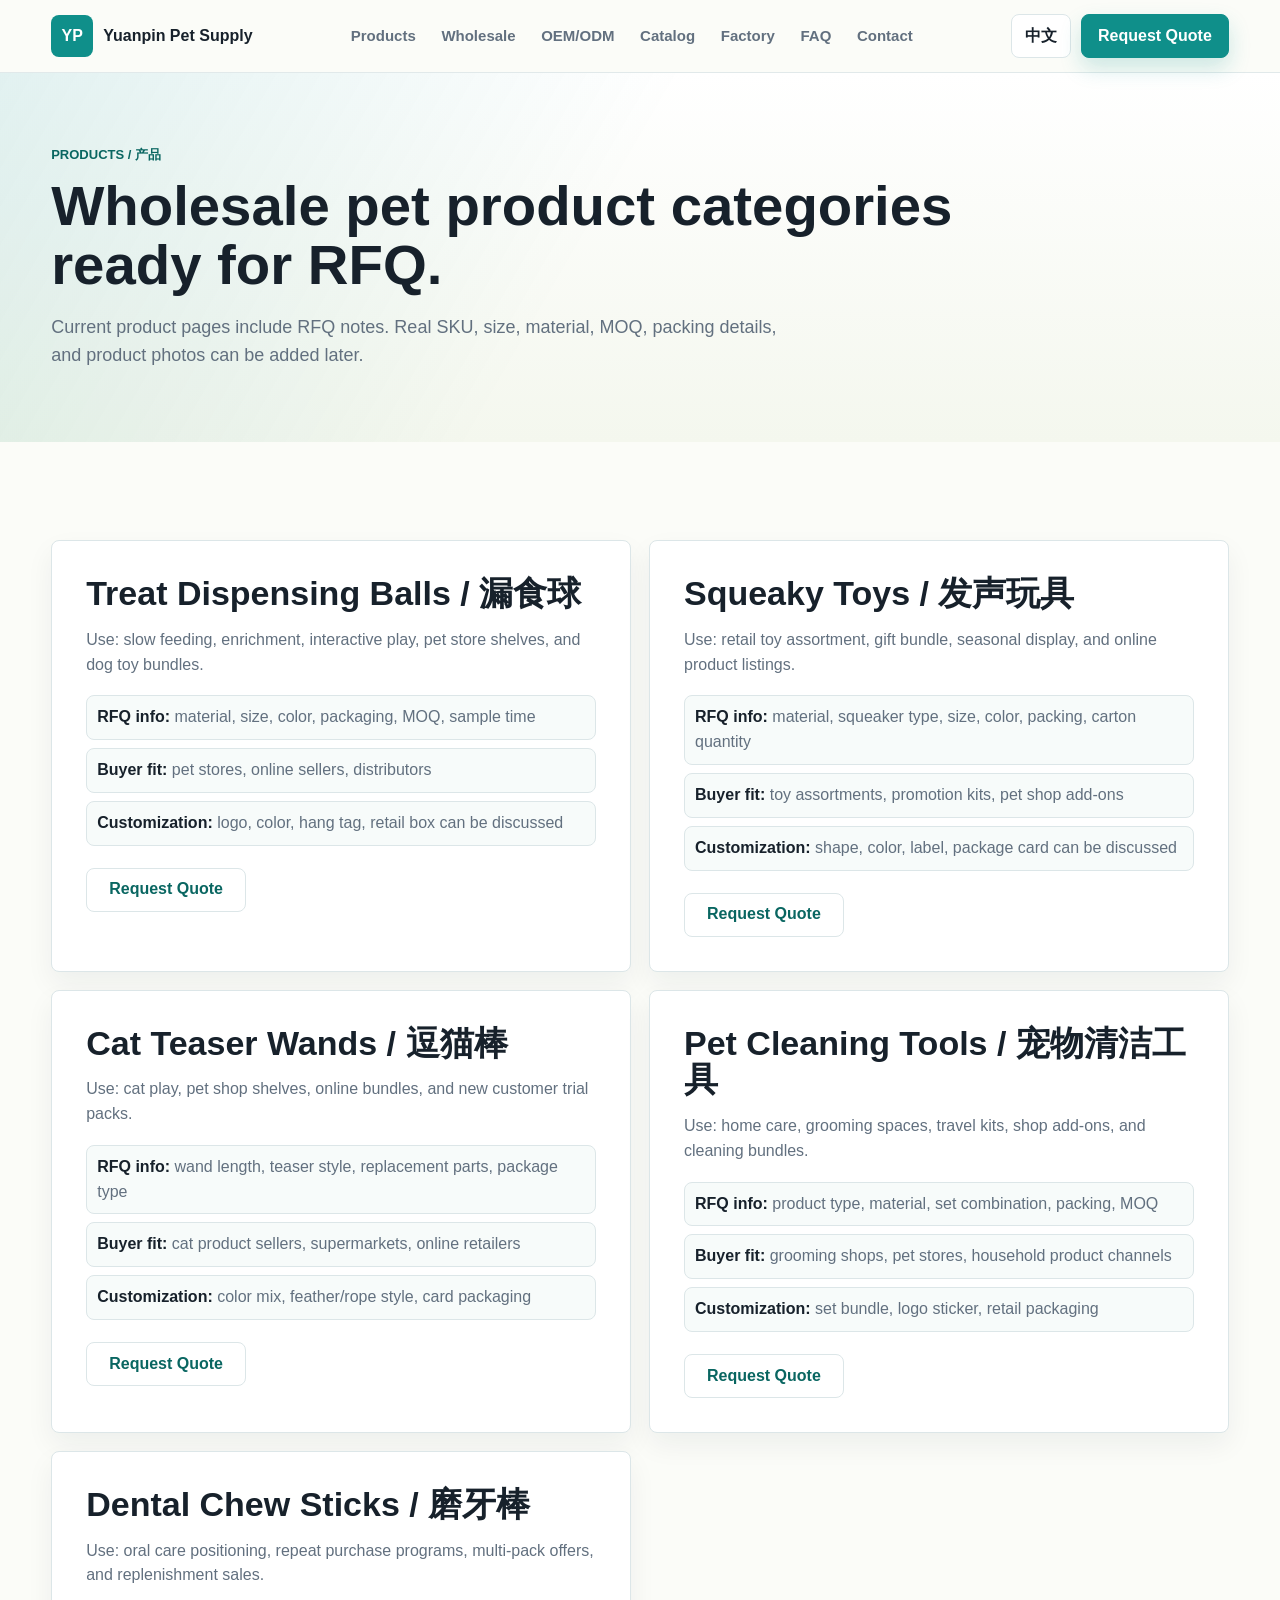
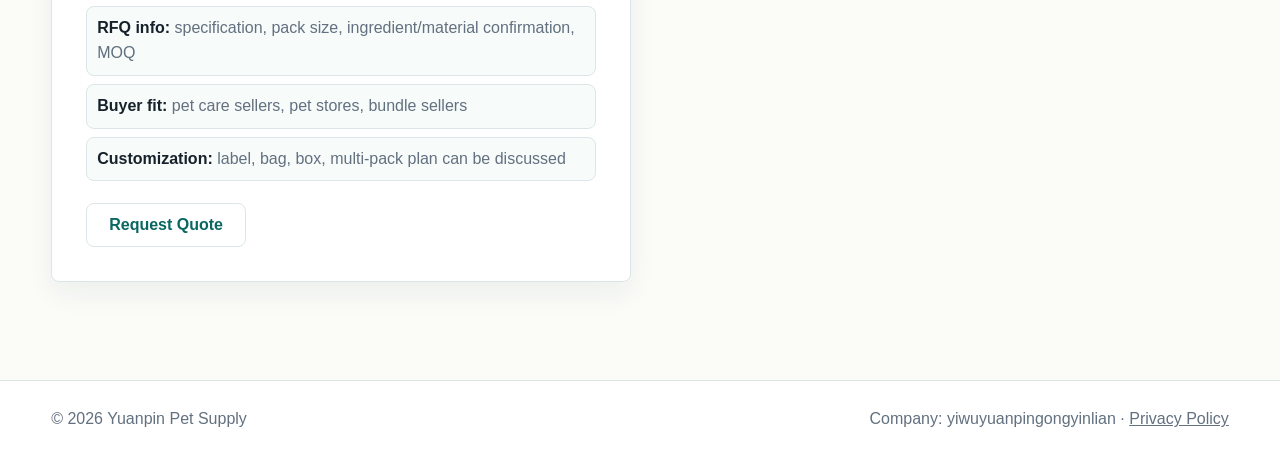
<file: products.html>
<!doctype html>
<html lang="en">
  <head>
    <meta charset="utf-8" />
    <meta name="viewport" content="width=device-width, initial-scale=1" />
    <title>Products | Yuanpin Pet Supply</title>
    <meta name="description" content="Wholesale pet products: treat dispensing balls, squeaky toys, cat teaser wands, pet cleaning tools, and dental chew sticks." />
    <link rel="stylesheet" href="./styles.css" />
  </head>
  <body>
    <header class="site-header">
      <a class="brand" href="./index.html"><span class="brand-mark">YP</span><span class="brand-text">Yuanpin Pet Supply</span></a>
      <nav class="main-nav" aria-label="Main navigation">
        <a href="./products.html">Products</a>
        <a href="./index.html#wholesale">Wholesale</a>
        <a href="./index.html#oem">OEM/ODM</a>
        <a href="./index.html#catalog">Catalog</a>
        <a href="./about.html">Factory</a>
        <a href="./faq.html">FAQ</a>
        <a href="./contact.html">Contact</a>
      </nav>
      <div class="header-actions"><button class="icon-button" type="button" data-lang-toggle aria-label="Switch language">中文</button><a class="quote-pill" href="./contact.html">Request Quote</a></div>
    </header>
    <main>
      <section class="page-hero">
        <p class="eyebrow">Products / 产品</p>
        <h1><span class="lang-en">Wholesale pet product categories ready for RFQ.</span><span class="lang-zh">适合批发询盘的宠物用品品类。</span></h1>
        <p><span class="lang-en">Current product pages include RFQ notes. Real SKU, size, material, MOQ, packing details, and product photos can be added later.</span><span class="lang-zh">当前产品页已包含询盘要点。真实 SKU、尺寸、材质、MOQ、装箱资料和产品图可后续补充。</span></p>
      </section>
      <section class="section product-detail-list">
        <article class="content-card">
          <h2>Treat Dispensing Balls / 漏食球</h2>
          <p>Use: slow feeding, enrichment, interactive play, pet store shelves, and dog toy bundles.</p>
          <ul class="spec-list">
            <li><strong>RFQ info:</strong> material, size, color, packaging, MOQ, sample time</li>
            <li><strong>Buyer fit:</strong> pet stores, online sellers, distributors</li>
            <li><strong>Customization:</strong> logo, color, hang tag, retail box can be discussed</li>
          </ul>
          <a class="secondary-button" href="./contact.html">Request Quote</a>
        </article>
        <article class="content-card">
          <h2>Squeaky Toys / 发声玩具</h2>
          <p>Use: retail toy assortment, gift bundle, seasonal display, and online product listings.</p>
          <ul class="spec-list">
            <li><strong>RFQ info:</strong> material, squeaker type, size, color, packing, carton quantity</li>
            <li><strong>Buyer fit:</strong> toy assortments, promotion kits, pet shop add-ons</li>
            <li><strong>Customization:</strong> shape, color, label, package card can be discussed</li>
          </ul>
          <a class="secondary-button" href="./contact.html">Request Quote</a>
        </article>
        <article class="content-card">
          <h2>Cat Teaser Wands / 逗猫棒</h2>
          <p>Use: cat play, pet shop shelves, online bundles, and new customer trial packs.</p>
          <ul class="spec-list">
            <li><strong>RFQ info:</strong> wand length, teaser style, replacement parts, package type</li>
            <li><strong>Buyer fit:</strong> cat product sellers, supermarkets, online retailers</li>
            <li><strong>Customization:</strong> color mix, feather/rope style, card packaging</li>
          </ul>
          <a class="secondary-button" href="./contact.html">Request Quote</a>
        </article>
        <article class="content-card">
          <h2>Pet Cleaning Tools / 宠物清洁工具</h2>
          <p>Use: home care, grooming spaces, travel kits, shop add-ons, and cleaning bundles.</p>
          <ul class="spec-list">
            <li><strong>RFQ info:</strong> product type, material, set combination, packing, MOQ</li>
            <li><strong>Buyer fit:</strong> grooming shops, pet stores, household product channels</li>
            <li><strong>Customization:</strong> set bundle, logo sticker, retail packaging</li>
          </ul>
          <a class="secondary-button" href="./contact.html">Request Quote</a>
        </article>
        <article class="content-card">
          <h2>Dental Chew Sticks / 磨牙棒</h2>
          <p>Use: oral care positioning, repeat purchase programs, multi-pack offers, and replenishment sales.</p>
          <ul class="spec-list">
            <li><strong>RFQ info:</strong> specification, pack size, ingredient/material confirmation, MOQ</li>
            <li><strong>Buyer fit:</strong> pet care sellers, pet stores, bundle sellers</li>
            <li><strong>Customization:</strong> label, bag, box, multi-pack plan can be discussed</li>
          </ul>
          <a class="secondary-button" href="./contact.html">Request Quote</a>
        </article>
      </section>
    </main>
    <footer class="site-footer"><p>© <span data-year></span> Yuanpin Pet Supply</p><p>Company: yiwuyuanpingongyinlian · <a href="./privacy.html">Privacy Policy</a></p></footer>
    <script src="./script.js"></script>
  </body>
</html>
</file>
<file: styles.css>
:root {
  --ink: #17212b;
  --muted: #62707f;
  --soft: #eef4f3;
  --line: #dce6e8;
  --paper: #fbfcf8;
  --white: #ffffff;
  --teal: #0f8f8a;
  --teal-dark: #096661;
  --coral: #ef704f;
  --sun: #f4bf45;
  --leaf: #7aa657;
  --shadow: 0 18px 50px rgba(23, 33, 43, 0.13);
}

* {
  box-sizing: border-box;
}

html {
  scroll-behavior: smooth;
}

body {
  margin: 0;
  color: var(--ink);
  background: var(--paper);
  font-family: Arial, "Microsoft YaHei", "PingFang SC", sans-serif;
  line-height: 1.55;
}

body[data-lang="en"] .lang-zh,
body[data-lang="zh"] .lang-en {
  display: none;
}

a {
  color: inherit;
}

img {
  display: block;
  max-width: 100%;
}

button,
input,
select,
textarea {
  font: inherit;
}

.site-header {
  position: sticky;
  top: 0;
  z-index: 50;
  display: flex;
  align-items: center;
  justify-content: space-between;
  gap: 22px;
  padding: 14px clamp(18px, 4vw, 56px);
  background: rgba(251, 252, 248, 0.93);
  border-bottom: 1px solid rgba(220, 230, 232, 0.82);
  backdrop-filter: blur(18px);
}

.brand {
  display: inline-flex;
  align-items: center;
  gap: 10px;
  min-width: 0;
  text-decoration: none;
}

.brand-mark {
  display: grid;
  place-items: center;
  width: 42px;
  height: 42px;
  color: var(--white);
  background: var(--teal);
  border-radius: 8px;
  font-weight: 900;
}

.brand-text {
  max-width: 240px;
  overflow-wrap: anywhere;
  font-weight: 900;
}

.main-nav {
  display: flex;
  align-items: center;
  gap: clamp(14px, 2vw, 26px);
  color: var(--muted);
  font-size: 15px;
  font-weight: 700;
}

.main-nav a,
.quote-pill,
.text-button {
  text-decoration: none;
}

.main-nav a:hover {
  color: var(--teal-dark);
}

.header-actions {
  display: flex;
  align-items: center;
  gap: 10px;
  white-space: nowrap;
}

.icon-button,
.quote-pill,
.primary-button,
.secondary-button,
.add-button {
  min-height: 44px;
  border-radius: 8px;
  font-weight: 900;
  cursor: pointer;
}

.icon-button {
  padding: 0 13px;
  color: var(--ink);
  background: var(--white);
  border: 1px solid var(--line);
}

.quote-pill,
.primary-button {
  display: inline-flex;
  align-items: center;
  justify-content: center;
  color: var(--white);
  background: var(--teal);
  border: 1px solid var(--teal);
  box-shadow: 0 10px 22px rgba(15, 143, 138, 0.2);
}

.quote-pill {
  padding: 0 16px;
}

.primary-button,
.secondary-button {
  padding: 0 22px;
  text-decoration: none;
}

.secondary-button {
  display: inline-flex;
  align-items: center;
  justify-content: center;
  color: var(--teal-dark);
  background: var(--white);
  border: 1px solid var(--line);
}

.text-button {
  display: inline-flex;
  align-items: center;
  min-height: 44px;
  color: var(--teal-dark);
  font-weight: 900;
}

.hero-section {
  display: grid;
  grid-template-columns: minmax(0, 1fr) minmax(360px, 0.9fr);
  gap: clamp(28px, 5vw, 70px);
  align-items: center;
  min-height: calc(100vh - 72px);
  padding: clamp(48px, 7vw, 94px) clamp(18px, 4vw, 56px) 54px;
  background:
    linear-gradient(120deg, rgba(15, 143, 138, 0.13), transparent 44%),
    linear-gradient(180deg, #ffffff 0%, #f4f7ee 100%);
}

.hero-copy {
  max-width: 820px;
}

.eyebrow {
  margin: 0 0 12px;
  color: var(--teal-dark);
  font-size: 13px;
  font-weight: 900;
  letter-spacing: 0;
  text-transform: uppercase;
}

h1,
h2,
h3,
p,
span,
a,
button {
  overflow-wrap: anywhere;
}

h1 {
  margin: 0;
  max-width: 900px;
  font-size: clamp(42px, 6vw, 74px);
  line-height: 0.98;
  letter-spacing: 0;
}

h2 {
  margin: 0;
  max-width: 820px;
  font-size: clamp(28px, 4vw, 46px);
  line-height: 1.08;
  letter-spacing: 0;
}

h3 {
  margin: 0 0 10px;
  font-size: 20px;
  line-height: 1.22;
  letter-spacing: 0;
}

.hero-lede {
  max-width: 690px;
  margin: 22px 0 0;
  color: var(--muted);
  font-size: clamp(17px, 2vw, 21px);
}

.hero-actions {
  display: flex;
  flex-wrap: wrap;
  gap: 14px;
  margin-top: 32px;
}

.trust-row {
  display: flex;
  flex-wrap: wrap;
  gap: 12px;
  margin-top: 28px;
}

.trust-row span {
  padding: 10px 13px;
  border: 1px solid rgba(15, 143, 138, 0.2);
  border-radius: 8px;
  color: var(--teal-dark);
  background: rgba(255, 255, 255, 0.78);
  font-weight: 800;
}

.hero-panel {
  position: relative;
}

.hero-panel img {
  width: 100%;
  aspect-ratio: 4 / 3;
  object-fit: cover;
  border-radius: 8px;
  box-shadow: var(--shadow);
}

.hero-note {
  position: absolute;
  left: 22px;
  right: 22px;
  bottom: 22px;
  display: grid;
  gap: 3px;
  padding: 15px 16px;
  border: 1px solid rgba(255, 255, 255, 0.65);
  border-radius: 8px;
  background: rgba(255, 255, 255, 0.9);
  box-shadow: 0 12px 32px rgba(23, 33, 43, 0.14);
}

.hero-note span {
  color: var(--muted);
}

.metric-strip {
  display: grid;
  grid-template-columns: repeat(4, minmax(0, 1fr));
  gap: 1px;
  padding: 0 clamp(18px, 4vw, 56px);
  background: var(--line);
}

.metric-strip div {
  display: grid;
  gap: 5px;
  min-height: 110px;
  align-content: center;
  padding: 22px;
  background: var(--white);
}

.metric-strip strong {
  font-size: 23px;
}

.metric-strip span {
  color: var(--muted);
  font-weight: 700;
}

.section {
  padding: clamp(58px, 8vw, 98px) clamp(18px, 4vw, 56px);
}

.section-heading {
  display: grid;
  gap: 4px;
  margin-bottom: 30px;
}

.section-heading.center {
  justify-items: center;
  text-align: center;
}

.filter-bar {
  display: flex;
  flex-wrap: wrap;
  justify-content: center;
  gap: 10px;
  margin-bottom: 28px;
}

.filter-button {
  min-height: 40px;
  padding: 0 16px;
  color: var(--muted);
  background: var(--white);
  border: 1px solid var(--line);
  border-radius: 8px;
  cursor: pointer;
  font-weight: 900;
}

.filter-button.active {
  color: var(--white);
  background: var(--ink);
  border-color: var(--ink);
}

.product-grid {
  display: grid;
  grid-template-columns: repeat(5, minmax(180px, 1fr));
  gap: 18px;
}

.product-card {
  display: flex;
  flex-direction: column;
  overflow: hidden;
  min-height: 430px;
  background: var(--white);
  border: 1px solid var(--line);
  border-radius: 8px;
  box-shadow: 0 12px 28px rgba(23, 33, 43, 0.06);
}

.product-card.hidden {
  display: none;
}

.product-visual {
  min-height: 150px;
  border-bottom: 1px solid var(--line);
}

.ball-visual {
  background:
    radial-gradient(circle at 46% 53%, #f4bf45 0 17%, transparent 18%),
    radial-gradient(circle at 58% 43%, #0f8f8a 0 4%, transparent 5%),
    radial-gradient(circle at 40% 49%, #ffffff 0 5%, transparent 6%),
    linear-gradient(135deg, #fff4cc, #d8eeee);
}

.squeak-visual {
  background:
    radial-gradient(circle at 50% 54%, #ef704f 0 21%, transparent 22%),
    radial-gradient(circle at 39% 43%, #ffffff 0 4%, transparent 5%),
    radial-gradient(circle at 62% 43%, #ffffff 0 4%, transparent 5%),
    linear-gradient(135deg, #ffe4dc, #eef4ff);
}

.wand-visual {
  background:
    linear-gradient(120deg, transparent 0 45%, #17212b 46% 49%, transparent 50%),
    radial-gradient(circle at 68% 30%, #f4bf45 0 9%, transparent 10%),
    radial-gradient(circle at 72% 41%, #0f8f8a 0 5%, transparent 6%),
    linear-gradient(135deg, #ecf7f5, #fff2c7);
}

.clean-visual {
  background:
    linear-gradient(90deg, transparent 0 38%, #7aa657 39% 45%, transparent 46%),
    radial-gradient(ellipse at 54% 54%, #d9f2ef 0 18%, transparent 19%),
    radial-gradient(circle at 63% 39%, #ffffff 0 5%, transparent 6%),
    linear-gradient(135deg, #f4fbfa, #eff6e8);
}

.chew-visual {
  background:
    linear-gradient(28deg, transparent 0 30%, #d8a35c 31% 39%, transparent 40%),
    linear-gradient(-24deg, transparent 0 50%, #f4bf45 51% 59%, transparent 60%),
    radial-gradient(circle at 65% 42%, #ef704f 0 7%, transparent 8%),
    linear-gradient(135deg, #fff4da, #f4eee4);
}

.product-body {
  display: flex;
  flex: 1;
  flex-direction: column;
  padding: 18px;
}

.card-kicker {
  margin: 0 0 8px;
  color: var(--coral);
  font-size: 12px;
  font-weight: 900;
  text-transform: uppercase;
}

.product-body p:not(.card-kicker) {
  margin: 0;
  color: var(--muted);
}

.tag-row {
  display: flex;
  flex-wrap: wrap;
  gap: 7px;
  margin: 18px 0;
}

.tag-row span {
  padding: 5px 8px;
  color: var(--teal-dark);
  background: var(--soft);
  border-radius: 8px;
  font-size: 12px;
  font-weight: 900;
}

.add-button {
  width: 100%;
  margin-top: auto;
  color: var(--teal-dark);
  background: var(--white);
  border: 1px solid var(--teal);
}

.add-button.added {
  color: var(--white);
  background: var(--teal);
}

.why-section {
  background: var(--white);
}

.why-grid,
.timeline,
.capability-grid,
.faq-list {
  display: grid;
  gap: 18px;
}

.why-grid {
  grid-template-columns: repeat(3, minmax(0, 1fr));
}

.why-grid article,
.timeline article,
.factory-card,
.faq-list details {
  border: 1px solid var(--line);
  border-radius: 8px;
  background: var(--white);
}

.why-grid article {
  padding: 24px;
}

.number-badge {
  display: inline-grid;
  place-items: center;
  width: 44px;
  height: 34px;
  margin-bottom: 18px;
  color: var(--white);
  background: var(--coral);
  border-radius: 8px;
  font-weight: 900;
}

.why-grid p,
.timeline p,
.oem-copy p,
.factory-card p,
.check-list,
.faq-list p,
.contact-copy p,
.catalog-copy p {
  margin: 0;
  color: var(--muted);
}

.wholesale-section {
  background: #eef7f5;
}

.timeline {
  grid-template-columns: repeat(4, minmax(0, 1fr));
}

.timeline article {
  min-height: 230px;
  padding: 24px;
}

.timeline span {
  display: grid;
  place-items: center;
  width: 44px;
  height: 44px;
  margin-bottom: 20px;
  color: var(--white);
  background: var(--ink);
  border-radius: 50%;
  font-weight: 900;
}

.oem-section {
  display: grid;
  grid-template-columns: minmax(0, 0.9fr) minmax(320px, 1fr);
  gap: clamp(28px, 6vw, 72px);
  align-items: center;
}

.oem-copy p {
  max-width: 650px;
  margin-top: 18px;
  font-size: 18px;
}

.capability-grid {
  grid-template-columns: repeat(2, minmax(0, 1fr));
}

.capability-grid div {
  min-height: 92px;
  padding: 18px;
  border: 1px solid var(--line);
  border-left: 6px solid var(--sun);
  border-radius: 8px;
  background: var(--white);
  font-weight: 900;
}

.catalog-section {
  display: grid;
  grid-template-columns: minmax(0, 1fr) auto;
  gap: 28px;
  align-items: center;
  background:
    linear-gradient(120deg, rgba(244, 191, 69, 0.28), transparent 48%),
    #fff8df;
}

.catalog-copy p {
  max-width: 760px;
  margin-top: 18px;
  font-size: 18px;
}

.catalog-actions {
  display: flex;
  flex-wrap: wrap;
  gap: 12px;
}

.factory-section {
  background: var(--white);
}

.factory-layout {
  display: grid;
  grid-template-columns: minmax(0, 0.85fr) minmax(320px, 1fr);
  gap: 22px;
}

.factory-card {
  padding: 26px;
  background: #f8fbfa;
}

.check-list {
  display: grid;
  gap: 12px;
  padding: 0;
  list-style: none;
}

.check-list li {
  padding: 16px 18px;
  border: 1px solid var(--line);
  border-radius: 8px;
  background: var(--paper);
  font-weight: 800;
}

.faq-section {
  background: #f4f7ef;
}

.faq-list {
  max-width: 900px;
  margin: 0 auto;
}

.faq-list details {
  padding: 18px 20px;
}

.faq-list summary {
  cursor: pointer;
  font-weight: 900;
}

.faq-list p {
  margin-top: 12px;
}

.contact-section {
  display: grid;
  grid-template-columns: minmax(0, 0.82fr) minmax(340px, 0.95fr);
  gap: clamp(28px, 6vw, 72px);
  align-items: start;
  color: var(--white);
  background: var(--ink);
}

.contact-section .eyebrow,
.contact-copy p {
  color: #b7dcd8;
}

.contact-methods {
  display: grid;
  gap: 12px;
  margin-top: 26px;
}

.contact-methods a {
  color: var(--white);
  font-weight: 900;
}

.inquiry-summary {
  margin-top: 26px;
  padding: 18px;
  color: var(--white);
  background: rgba(255, 255, 255, 0.08);
  border: 1px solid rgba(255, 255, 255, 0.14);
  border-radius: 8px;
}

.inquiry-summary p {
  margin-top: 6px;
}

.inquiry-form {
  display: grid;
  grid-template-columns: repeat(2, minmax(0, 1fr));
  gap: 14px;
  padding: clamp(20px, 4vw, 32px);
  color: var(--ink);
  background: var(--white);
  border-radius: 8px;
  box-shadow: var(--shadow);
}

.inquiry-form label {
  display: grid;
  gap: 7px;
  font-weight: 900;
}

.inquiry-form label:nth-last-child(3),
.inquiry-form label:nth-last-child(2),
.form-button {
  grid-column: 1 / -1;
}

.inquiry-form input,
.inquiry-form select,
.inquiry-form textarea {
  width: 100%;
  min-height: 46px;
  padding: 10px 12px;
  color: var(--ink);
  background: #f9fbfb;
  border: 1px solid var(--line);
  border-radius: 8px;
}

.inquiry-form textarea {
  resize: vertical;
}

.form-button {
  border: 0;
}

.site-footer {
  display: flex;
  justify-content: space-between;
  gap: 18px;
  padding: 26px clamp(18px, 4vw, 56px);
  color: var(--muted);
  background: var(--white);
  border-top: 1px solid var(--line);
}

.site-footer p {
  margin: 0;
}

.floating-tools {
  position: fixed;
  right: 18px;
  bottom: 18px;
  z-index: 60;
  display: grid;
  gap: 10px;
}

.floating-tools a {
  display: grid;
  place-items: center;
  min-width: 54px;
  height: 54px;
  padding: 0 10px;
  color: var(--white);
  background: var(--coral);
  border-radius: 50%;
  box-shadow: 0 14px 28px rgba(0, 0, 0, 0.18);
  text-decoration: none;
  font-weight: 900;
}

.floating-tools a:first-child {
  background: #20b15a;
}

.floating-tools a:nth-child(2) {
  width: auto;
  border-radius: 999px;
  background: var(--teal);
}

.page-hero {
  padding: clamp(38px, 6vw, 72px) clamp(18px, 4vw, 56px);
  background:
    linear-gradient(120deg, rgba(15, 143, 138, 0.12), transparent 46%),
    linear-gradient(180deg, #ffffff 0%, #f4f7ee 100%);
}

.page-hero h1 {
  max-width: 980px;
  font-size: clamp(34px, 4.4vw, 58px);
  line-height: 1.04;
}

.page-hero p:not(.eyebrow) {
  max-width: 760px;
  margin: 20px 0 0;
  color: var(--muted);
  font-size: 18px;
}

.section.faq-list {
  padding-top: clamp(34px, 5vw, 56px);
}

.two-column-page,
.factory-layout {
  align-items: stretch;
}

.two-column-page {
  display: grid;
  grid-template-columns: repeat(2, minmax(0, 1fr));
  gap: 20px;
}

.content-card {
  padding: clamp(22px, 4vw, 34px);
  border: 1px solid var(--line);
  border-radius: 8px;
  background: var(--white);
  box-shadow: 0 12px 28px rgba(23, 33, 43, 0.06);
}

.content-card h2 {
  font-size: clamp(24px, 3vw, 34px);
}

.content-card p {
  margin: 16px 0 0;
  color: var(--muted);
}

.content-card .secondary-button {
  margin-top: 22px;
}

.product-detail-list {
  display: grid;
  grid-template-columns: repeat(2, minmax(0, 1fr));
  gap: 18px;
}

.spec-list {
  display: grid;
  gap: 8px;
  margin: 18px 0 0;
  padding: 0;
  list-style: none;
  color: var(--muted);
}

.spec-list li {
  padding: 9px 10px;
  background: #f7fbfa;
  border: 1px solid var(--line);
  border-radius: 8px;
}

.mini-grid {
  display: grid;
  grid-template-columns: repeat(3, minmax(0, 1fr));
  gap: 18px;
}

.info-band {
  background: var(--white);
}

.content-card strong {
  color: var(--ink);
}

.legal-content {
  max-width: 960px;
  margin: 0 auto;
}

.legal-content h2 {
  margin-top: 28px;
  font-size: 26px;
}

.legal-content p {
  color: var(--muted);
}

.address-placeholder {
  margin-top: 24px;
}

.form-status {
  grid-column: 1 / -1;
  min-height: 24px;
  margin: 0;
  color: var(--teal-dark);
  font-weight: 800;
}

@media (max-width: 1180px) {
  .site-header {
    flex-wrap: wrap;
  }

  .main-nav {
    order: 3;
    width: 100%;
    justify-content: space-between;
  }

  .hero-section,
  .oem-section,
  .catalog-section,
  .two-column-page,
  .product-detail-list,
  .factory-layout,
  .contact-section {
    grid-template-columns: 1fr;
  }

  .product-grid {
    grid-template-columns: repeat(2, minmax(0, 1fr));
  }

  .metric-strip,
  .timeline {
    grid-template-columns: repeat(2, minmax(0, 1fr));
  }
}

@media (max-width: 720px) {
  .brand-text {
    max-width: 190px;
    font-size: 14px;
  }

  .header-actions {
    width: 100%;
    justify-content: space-between;
  }

  .main-nav {
    justify-content: flex-start;
    overflow-x: auto;
    padding-bottom: 4px;
  }

  .hero-section {
    min-height: auto;
  }

  .hero-actions,
  .trust-row,
  .catalog-actions {
    display: grid;
    grid-template-columns: 1fr;
  }

  .metric-strip,
  .product-grid,
  .why-grid,
  .mini-grid,
  .timeline,
  .capability-grid,
  .inquiry-form,
  .site-footer {
    grid-template-columns: 1fr;
  }

  .primary-button,
  .secondary-button,
  .text-button {
    width: 100%;
    justify-content: center;
  }

  .hero-note {
    position: static;
    margin-top: 12px;
  }

  .floating-tools {
    right: 12px;
    bottom: 12px;
  }
}
</file>
